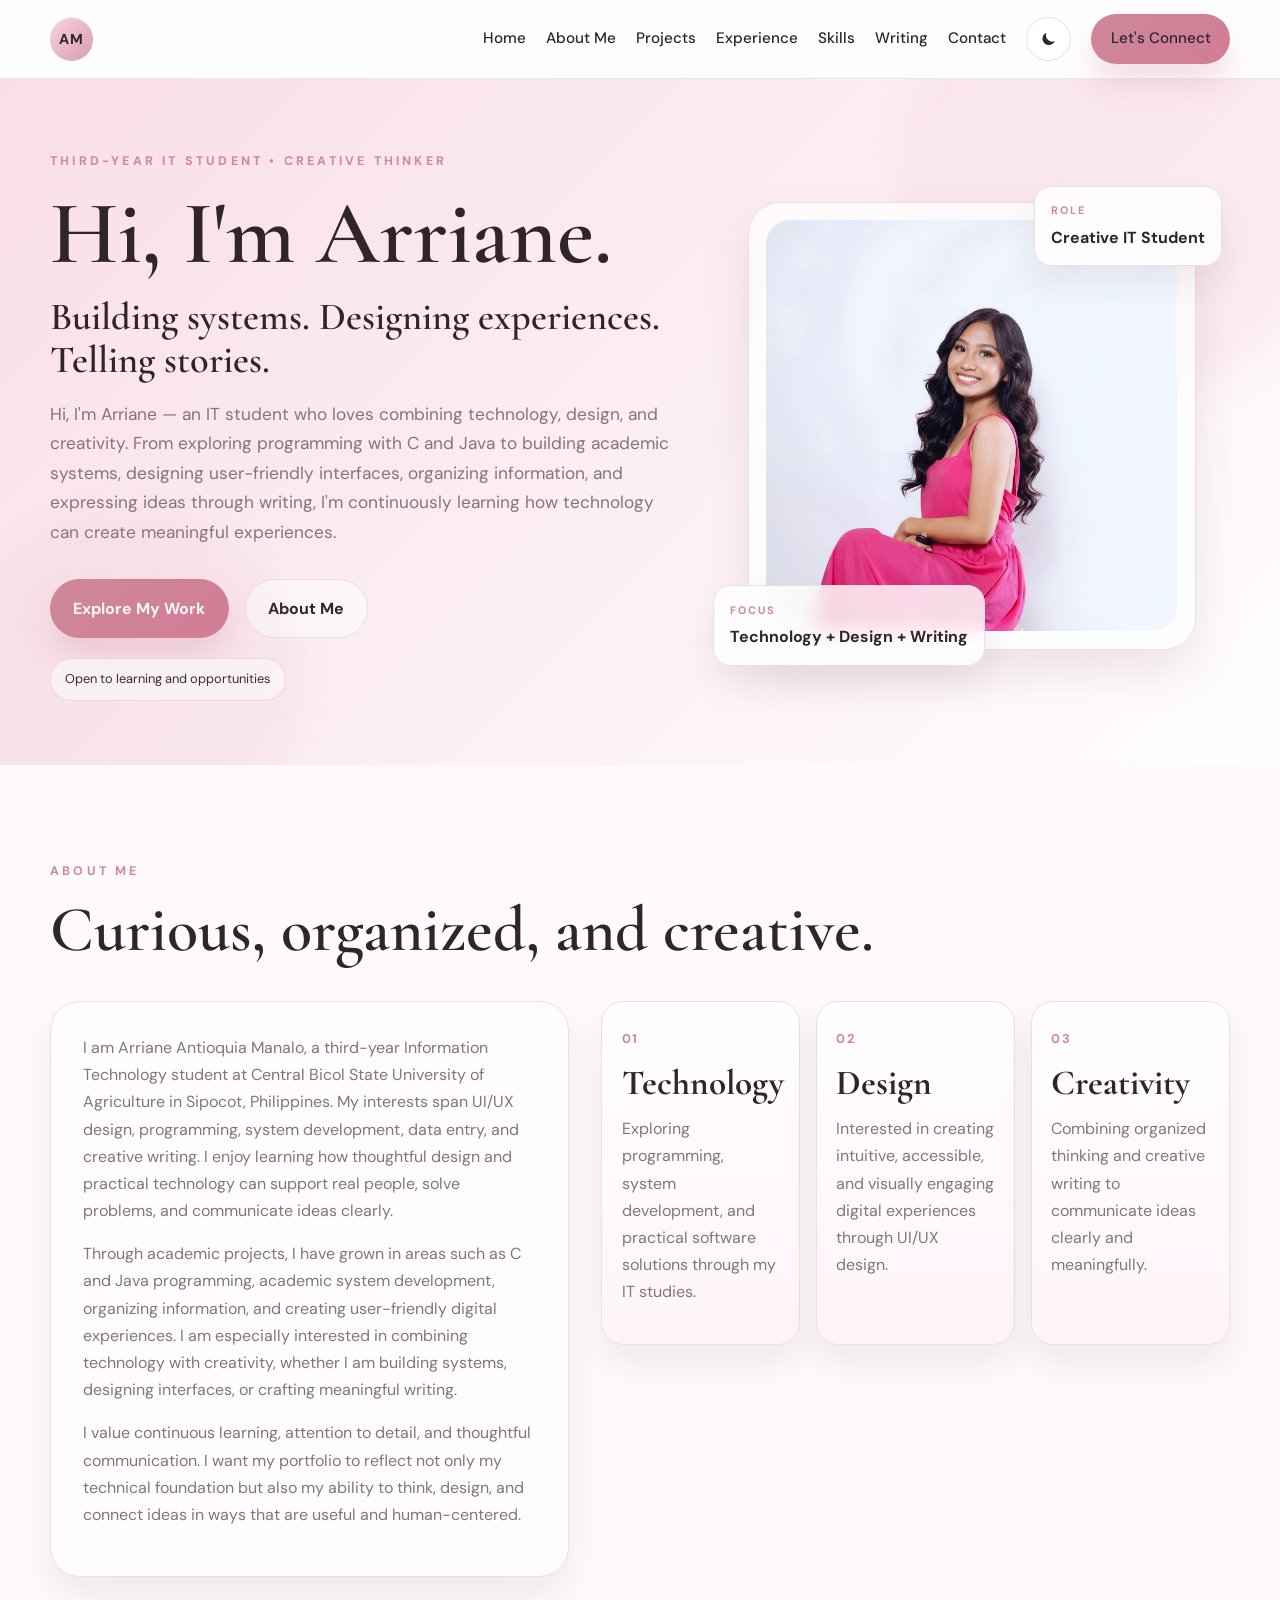
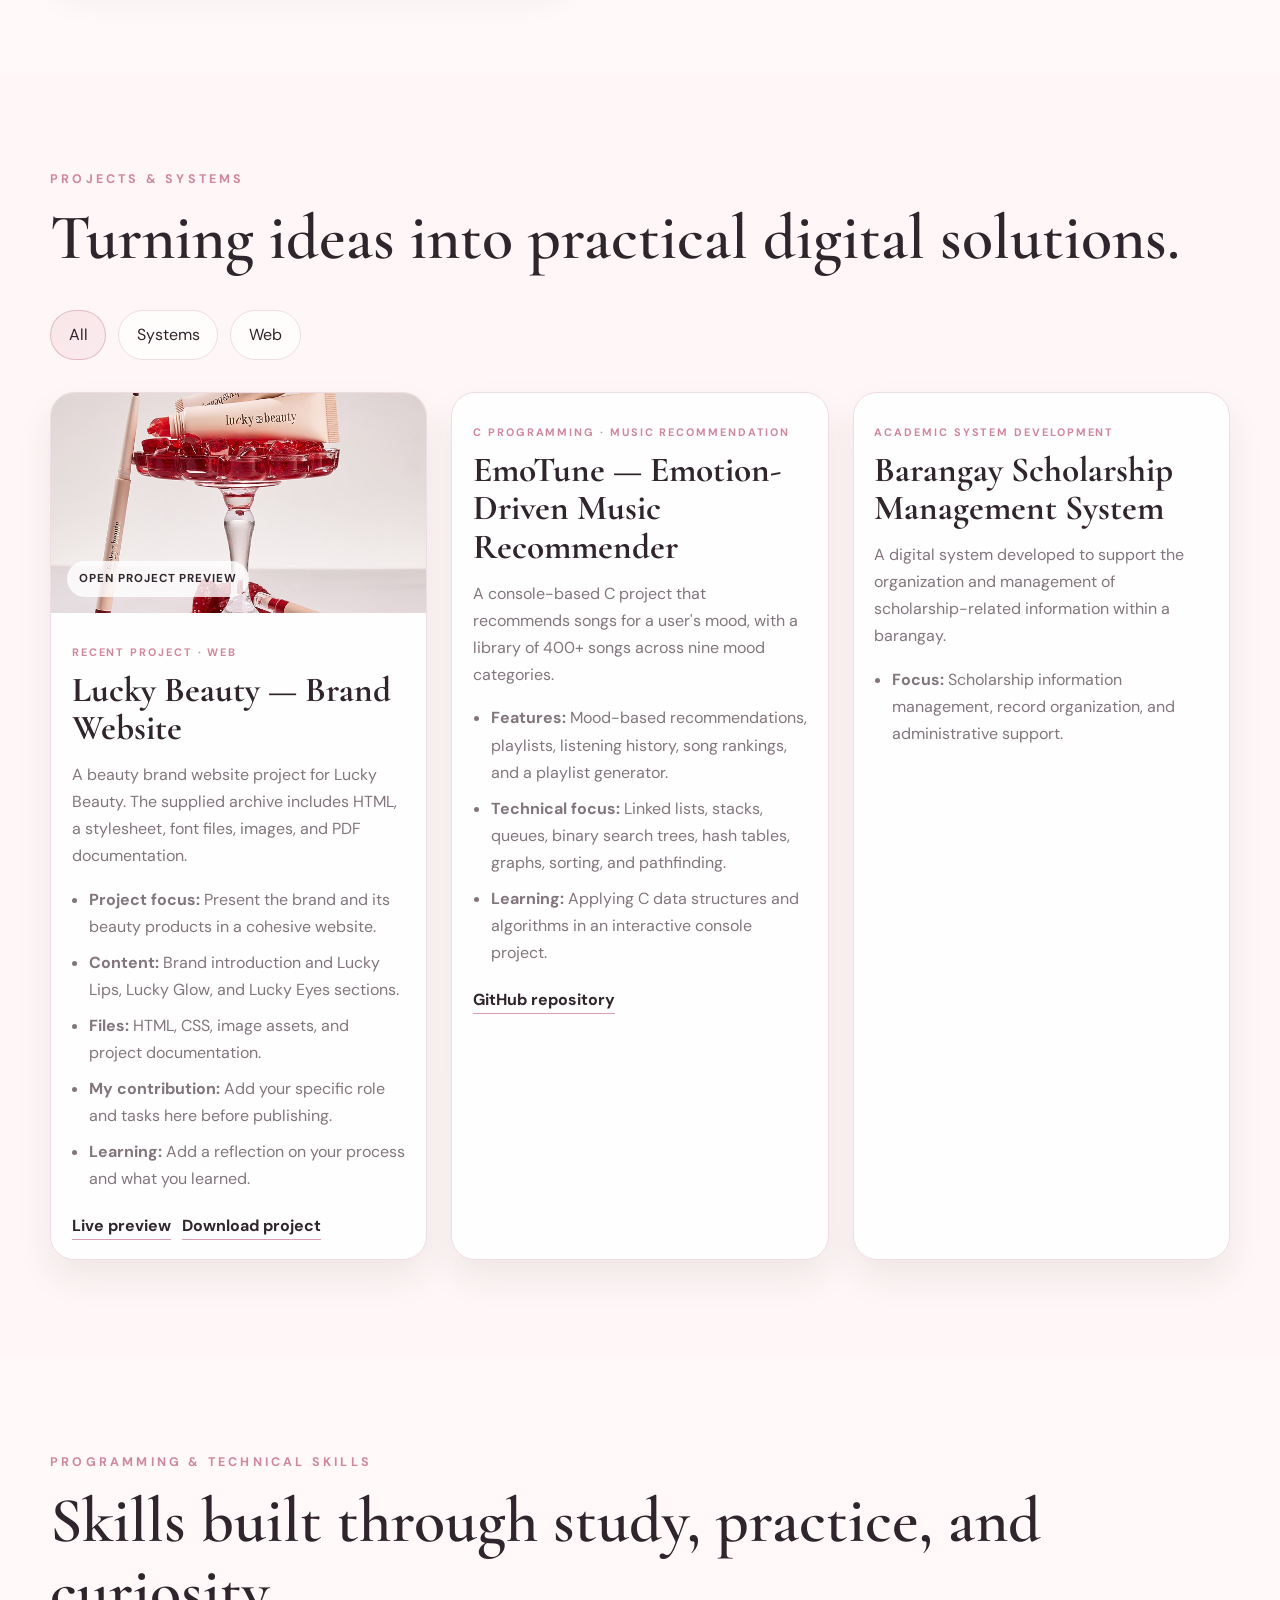
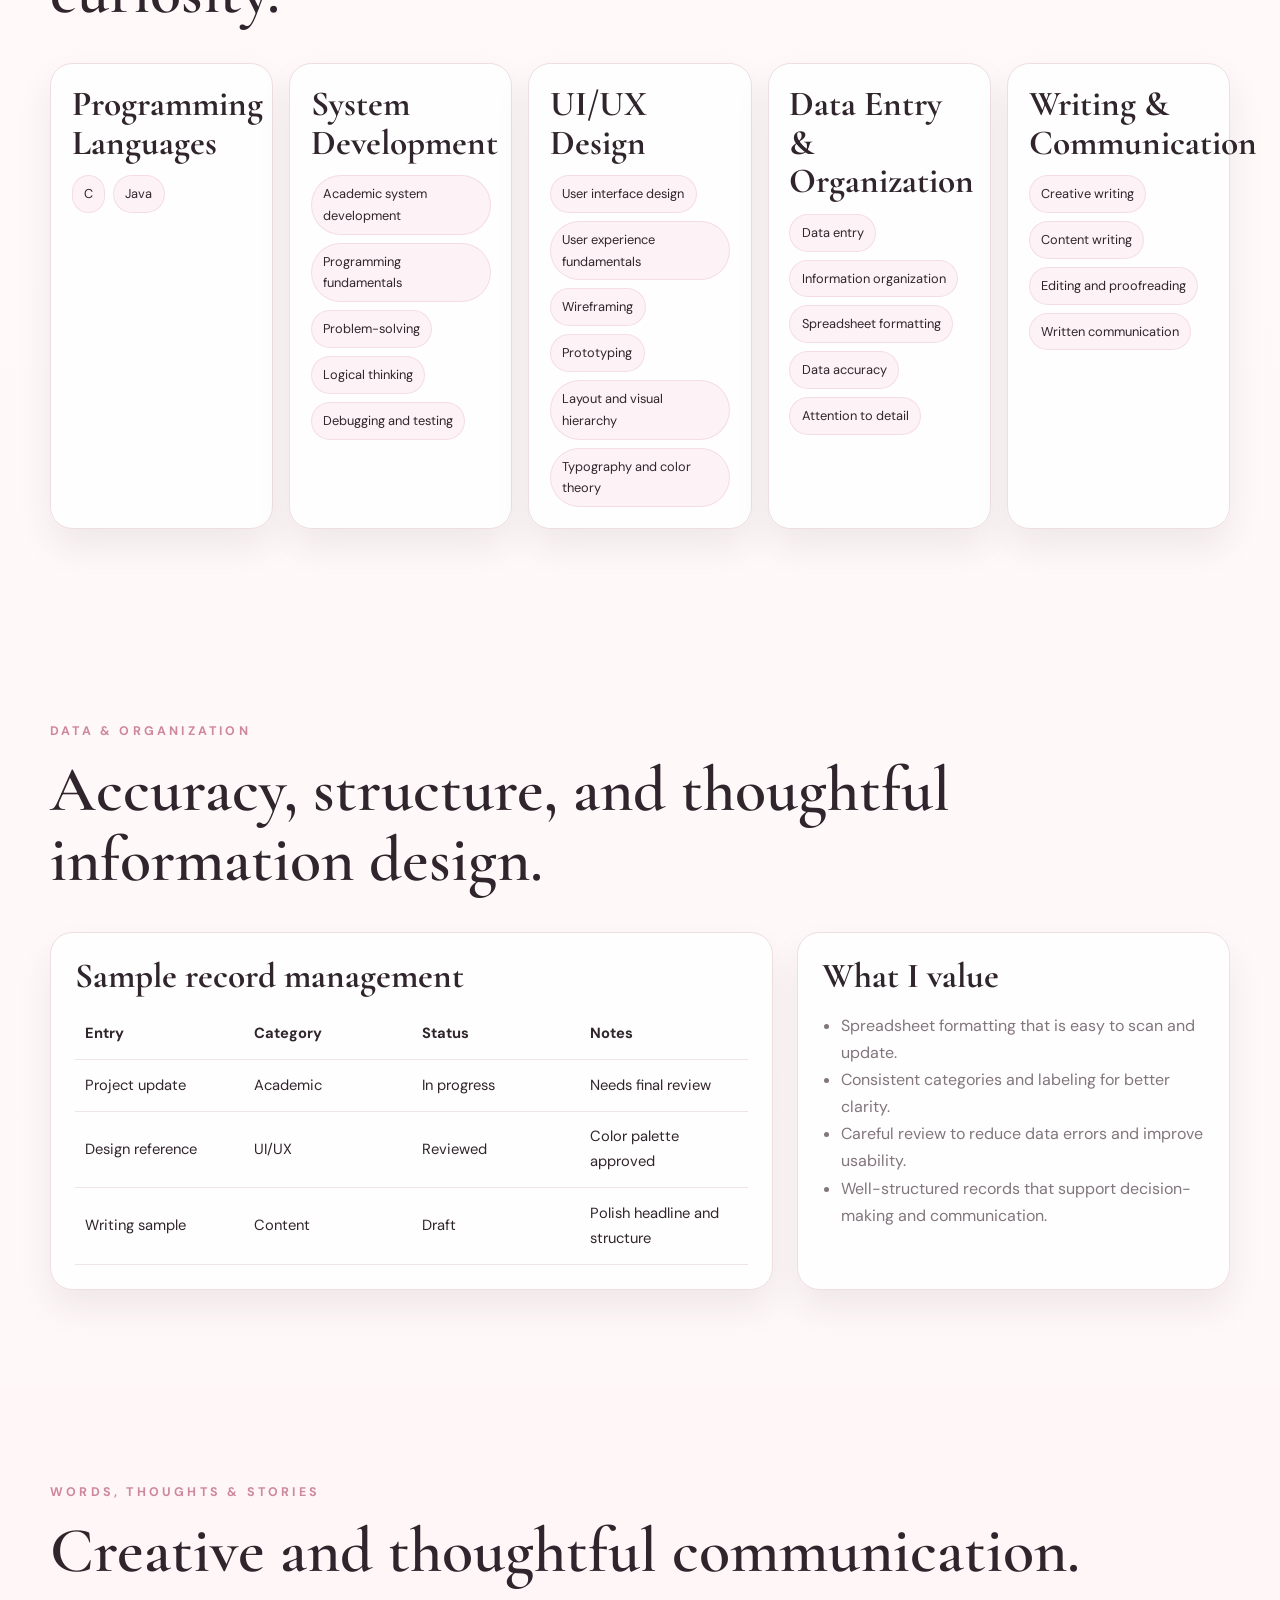
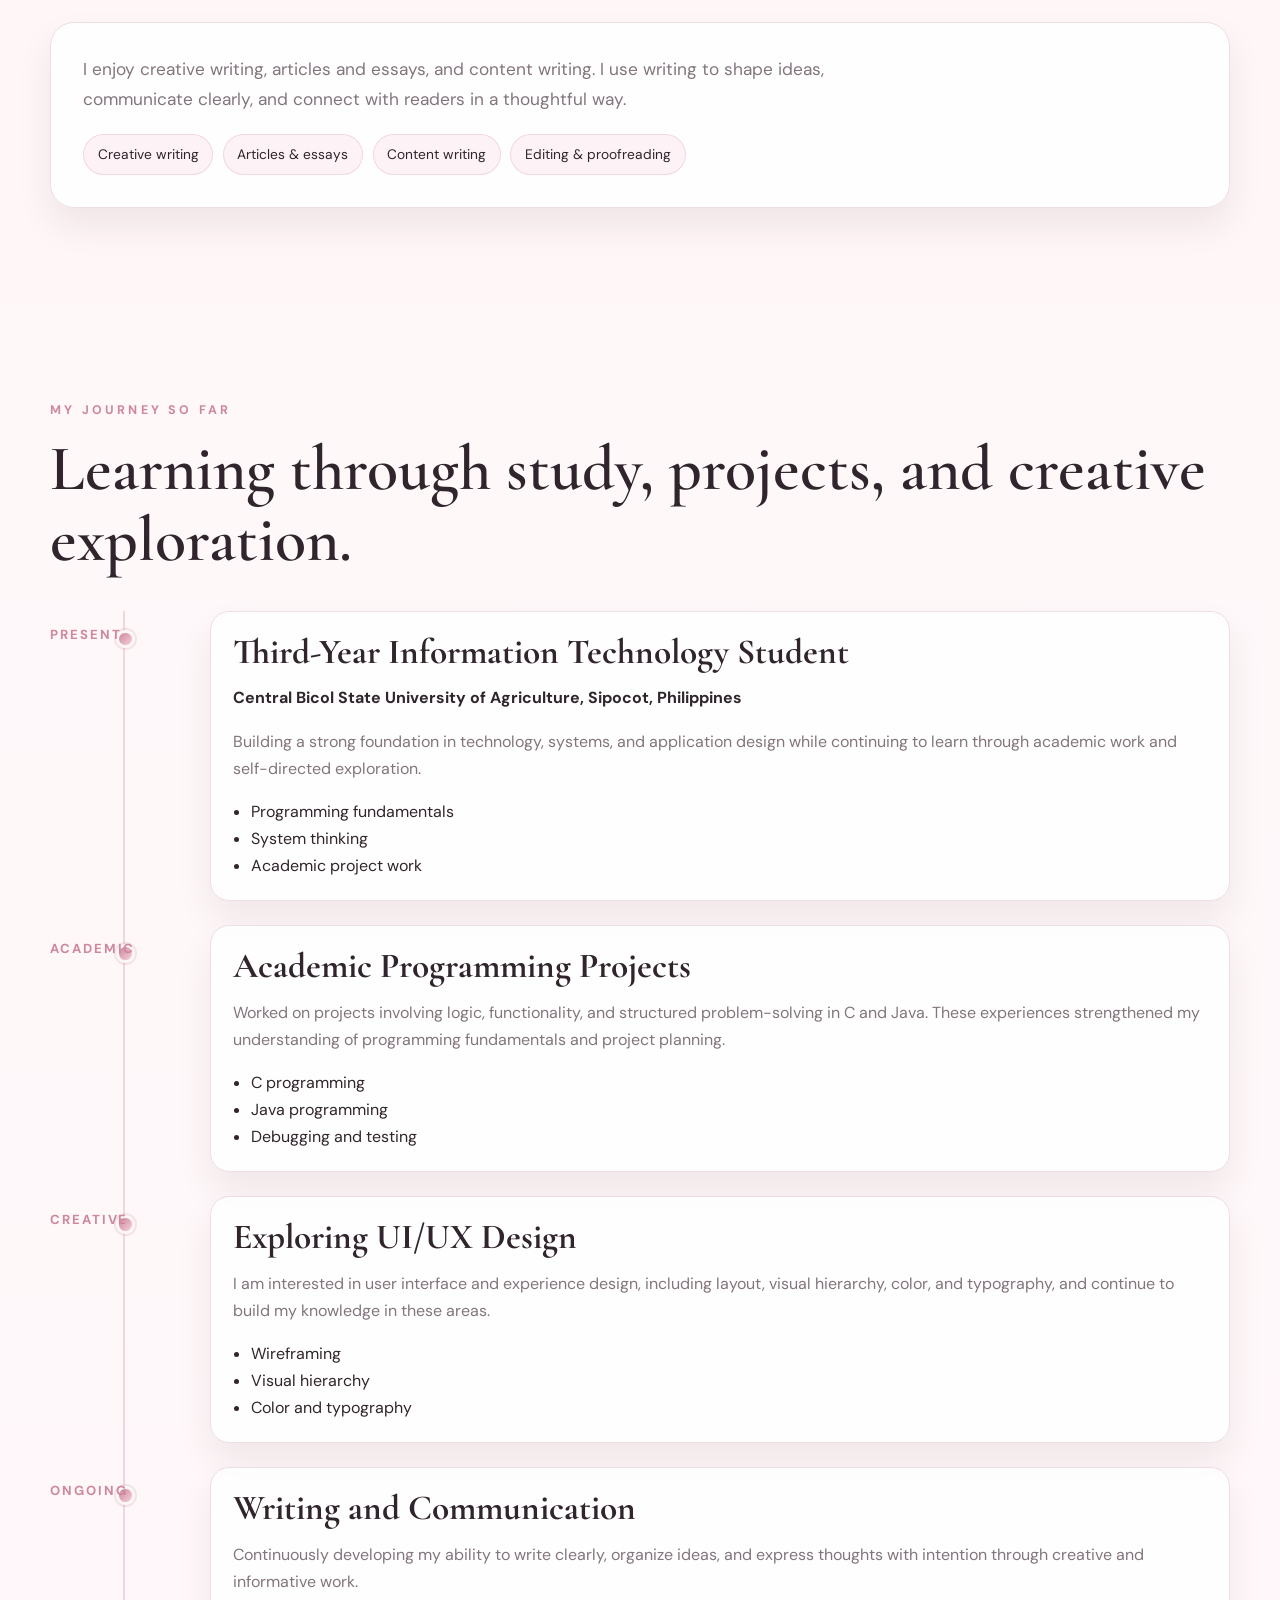
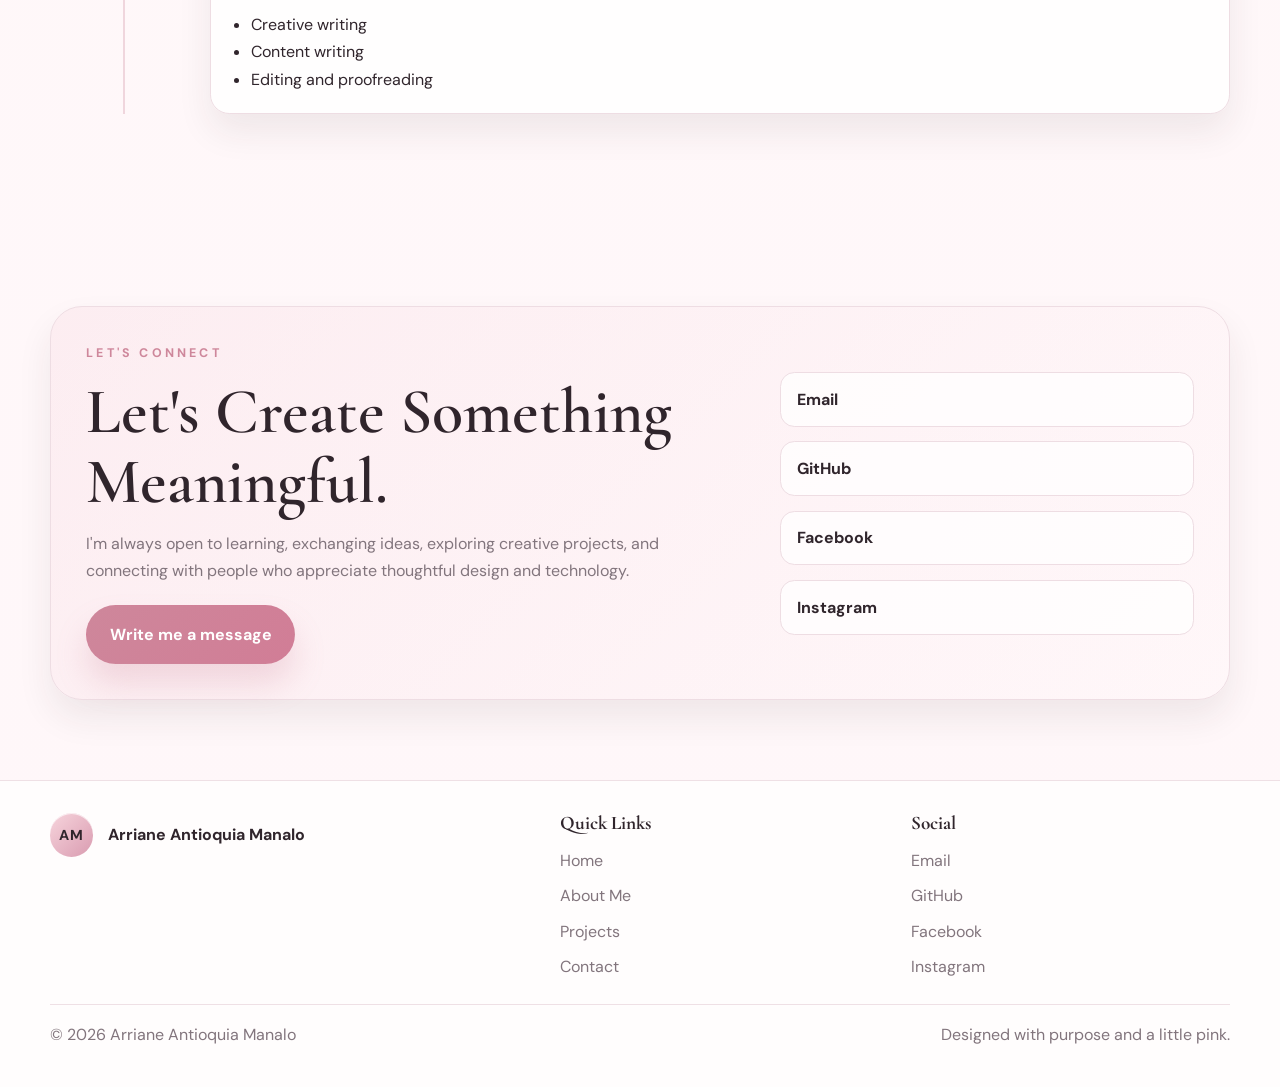
<file: index.html>
<!DOCTYPE html>
<html lang="en">
  <head>
    <meta charset="UTF-8" />
    <meta name="viewport" content="width=device-width, initial-scale=1.0" />
    <title>Arriane Antioquia Manalo</title>
    <meta
      name="description"
      content="Portfolio of Arriane Antioquia Manalo, a third-year Information Technology student at Central Bicol State University of Agriculture, focused on technology, design, writing, and system development."
    />
    <meta name="theme-color" content="#F5D0DA" />
    <meta property="og:title" content="Arriane Antioquia Manalo" />
    <meta
      property="og:description"
      content="Building systems. Designing experiences. Telling stories."
    />
    <meta property="og:type" content="website" />
    <meta property="og:image" content="assets/images/social-preview.svg" />
    <meta name="twitter:card" content="summary_large_image" />
    <meta name="twitter:title" content="Arriane Antioquia Manalo" />
    <meta
      name="twitter:description"
      content="Building systems. Designing experiences. Telling stories."
    />
    <meta name="twitter:image" content="assets/images/social-preview.svg" />
    <link rel="canonical" href="https://ari-yana143.github.io/Portfolio/" />
    <link rel="icon" type="image/svg+xml" href="assets/images/favicon.svg" />
    <link rel="preconnect" href="https://fonts.googleapis.com" />
    <link rel="preconnect" href="https://fonts.gstatic.com" crossorigin />
    <link
      href="https://fonts.googleapis.com/css2?family=Cormorant+Garamond:wght@500;600;700&family=DM+Sans:wght@400;500;700&display=swap"
      rel="stylesheet"
    />
    <link rel="stylesheet" href="style.css" />
  </head>
  <body>
    <header class="site-header">
      <nav class="nav container" aria-label="Main navigation">
        <a href="#home" class="brand" aria-label="Go to home section">
          <span class="brand-mark">AM</span>
        </a>

        <button class="nav-toggle" type="button" aria-expanded="false" aria-controls="navMenu" aria-label="Toggle navigation menu">
          <span></span>
          <span></span>
          <span></span>
        </button>

        <div class="nav-menu" id="navMenu">
          <a href="#home">Home</a>
          <a href="#about">About Me</a>
          <a href="#projects">Projects</a>
          <a href="#experience">Experience</a>
          <a href="#skills">Skills</a>
          <a href="#writing">Writing</a>
          <a href="#contact">Contact</a>
          <button class="theme-toggle" id="themeToggle" type="button" aria-label="Switch to dark mode">
            <svg class="theme-icon theme-icon-moon" viewBox="0 0 24 24" aria-hidden="true">
              <path d="M20.2 15.1A8.6 8.6 0 0 1 8.9 3.8 8.7 8.7 0 1 0 20.2 15.1Z" />
            </svg>
            <svg class="theme-icon theme-icon-sun" viewBox="0 0 24 24" aria-hidden="true">
              <circle cx="12" cy="12" r="4" />
              <path d="M12 2v2m0 16v2M4.93 4.93l1.42 1.42m11.3 11.3 1.42 1.42M2 12h2m16 0h2M4.93 19.07l1.42-1.42m11.3-11.3 1.42-1.42" />
            </svg>
          </button>
          <a href="#contact" class="btn btn-primary btn-small">Let's Connect</a>
        </div>
      </nav>
    </header>

    <main>
      <section id="home" class="hero">
        <div class="container hero-grid reveal">
          <div class="hero-copy">
            <p class="eyebrow">THIRD-YEAR IT STUDENT • CREATIVE THINKER</p>
            <h1>Hi, I'm Arriane.</h1>
            <h2>Building systems. Designing experiences. Telling stories.</h2>
            <p class="intro">
              Hi, I'm Arriane — an IT student who loves combining technology, design, and creativity.
              From exploring programming with C and Java to building academic systems, designing
              user-friendly interfaces, organizing information, and expressing ideas through writing,
              I'm continuously learning how technology can create meaningful experiences.
            </p>
            <div class="cta-group">
              <a href="#projects" class="btn btn-primary">Explore My Work</a>
              <a href="#about" class="btn btn-secondary">About Me</a>
            </div>
            <div class="badge-row">
              <span class="status-badge">Open to learning and opportunities</span>
            </div>
          </div>

          <div class="hero-visual reveal">
            <div class="portrait-frame">
              <img src="assets/images/profile-photo.jpg" alt="Portrait of Arriane Antioquia Manalo" />
            </div>
            <div class="floating-card accent-card">
              <span class="mini-label">Focus</span>
              <strong>Technology + Design + Writing</strong>
            </div>
            <div class="floating-card quick-card">
              <span class="mini-label">Role</span>
              <strong>Creative IT Student</strong>
            </div>
          </div>
        </div>
      </section>

      <section id="about" class="section">
        <div class="container">
          <div class="section-heading reveal">
            <p class="section-kicker">About Me</p>
            <h2>Curious, organized, and creative.</h2>
          </div>

          <div class="about-layout reveal">
            <div class="about-story">
              <p>
                I am Arriane Antioquia Manalo, a third-year Information Technology student at Central
                Bicol State University of Agriculture in Sipocot, Philippines. My interests span
                UI/UX design, programming, system development, data entry, and creative writing. I
                enjoy learning how thoughtful design and practical technology can support real
                people, solve problems, and communicate ideas clearly.
              </p>
              <p>
                Through academic projects, I have grown in areas such as C and Java programming,
                academic system development, organizing information, and creating user-friendly digital
                experiences. I am especially interested in combining technology with creativity,
                whether I am building systems, designing interfaces, or crafting meaningful writing.
              </p>
              <p>
                I value continuous learning, attention to detail, and thoughtful communication. I want
                my portfolio to reflect not only my technical foundation but also my ability to think,
                design, and connect ideas in ways that are useful and human-centered.
              </p>
            </div>

            <div class="highlight-grid">
              <article class="highlight-card reveal">
                <span class="card-number">01</span>
                <h3>Technology</h3>
                <p>
                  Exploring programming, system development, and practical software solutions through
                  my IT studies.
                </p>
              </article>

              <article class="highlight-card reveal">
                <span class="card-number">02</span>
                <h3>Design</h3>
                <p>
                  Interested in creating intuitive, accessible, and visually engaging digital
                  experiences through UI/UX design.
                </p>
              </article>

              <article class="highlight-card reveal">
                <span class="card-number">03</span>
                <h3>Creativity</h3>
                <p>
                  Combining organized thinking and creative writing to communicate ideas clearly and
                  meaningfully.
                </p>
              </article>
            </div>
          </div>
        </div>
      </section>

      <section id="projects" class="section alt">
        <div class="container">
          <div class="section-heading reveal">
            <p class="section-kicker">Projects &amp; Systems</p>
            <h2>Turning ideas into practical digital solutions.</h2>
          </div>

          <div class="filter-bar reveal" aria-label="Project category filter">
            <button class="filter-btn is-active" type="button" data-filter="all">All</button>
            <button class="filter-btn" type="button" data-filter="systems">Systems</button>
            <button class="filter-btn" type="button" data-filter="web">Web</button>
          </div>

          <div class="project-grid reveal">
            <article class="project-card" data-category="web">
              <a
                class="project-image project-image-link"
                href="assets/projects/Lucky-Beauty/index.html"
                target="_blank"
                rel="noreferrer"
                aria-label="Open the Lucky Beauty project website"
              >
                <img
                  src="assets/projects/Lucky-Beauty/images/hero-products.jpg"
                  alt="Product imagery used on the Lucky Beauty website"
                />
                <span class="image-label">Open project preview</span>
              </a>
              <div class="project-body">
                <span class="project-tag">Recent Project · Web</span>
                <h3>Lucky Beauty — Brand Website</h3>
                <p>
                  A beauty brand website project for Lucky Beauty. The supplied archive includes
                  HTML, a stylesheet, font files, images, and PDF documentation.
                </p>
                <ul>
                  <li><strong>Project focus:</strong> Present the brand and its beauty products in a cohesive website.</li>
                  <li><strong>Content:</strong> Brand introduction and Lucky Lips, Lucky Glow, and Lucky Eyes sections.</li>
                  <li><strong>Files:</strong> HTML, CSS, image assets, and project documentation.</li>
                  <li><strong>My contribution:</strong> Add your specific role and tasks here before publishing.</li>
                  <li><strong>Learning:</strong> Add a reflection on your process and what you learned.</li>
                </ul>
                <div class="card-actions">
                  <a href="assets/projects/Lucky-Beauty/index.html" target="_blank" rel="noreferrer">Live preview</a>
                  <a href="assets/projects/Manalo_Manumbale_Activity1_1.zip" download>Download project</a>
                </div>
              </div>
            </article>

            <article class="project-card" data-category="systems">
              <div class="project-body">
                <span class="project-tag">C Programming · Music Recommendation</span>
                <h3>EmoTune — Emotion-Driven Music Recommender</h3>
                <p>
                  A console-based C project that recommends songs for a user's mood, with a library of
                  400+ songs across nine mood categories.
                </p>
                <ul>
                  <li><strong>Features:</strong> Mood-based recommendations, playlists, listening history, song rankings, and a playlist generator.</li>
                  <li><strong>Technical focus:</strong> Linked lists, stacks, queues, binary search trees, hash tables, graphs, sorting, and pathfinding.</li>
                  <li><strong>Learning:</strong> Applying C data structures and algorithms in an interactive console project.</li>
                </ul>
                <div class="card-actions">
                  <a href="https://github.com/ari-yana143/EmoTune-Emotion-Driven-Music-Recommender-Sytem" target="_blank" rel="noreferrer">GitHub repository</a>
                </div>
              </div>
            </article>

            <article class="project-card" data-category="systems">
              <div class="project-body">
                <span class="project-tag">Academic System Development</span>
                <h3>Barangay Scholarship Management System</h3>
                <p>
                  A digital system developed to support the organization and management of
                  scholarship-related information within a barangay.
                </p>
                <ul>
                  <li><strong>Focus:</strong> Scholarship information management, record organization, and administrative support.</li>
                </ul>
              </div>
            </article>
          </div>
        </div>
      </section>

      <section id="skills" class="section">
        <div class="container">
          <div class="section-heading reveal">
            <p class="section-kicker">Programming &amp; Technical Skills</p>
            <h2>Skills built through study, practice, and curiosity.</h2>
          </div>

          <div class="skills-grid reveal">
            <article class="skill-card">
              <h3>Programming Languages</h3>
              <ul class="skill-tags">
                <li>C</li>
                <li>Java</li>
              </ul>
            </article>

            <article class="skill-card">
              <h3>System Development</h3>
              <ul class="skill-tags">
                <li>Academic system development</li>
                <li>Programming fundamentals</li>
                <li>Problem-solving</li>
                <li>Logical thinking</li>
                <li>Debugging and testing</li>
              </ul>
            </article>

            <article class="skill-card">
              <h3>UI/UX Design</h3>
              <ul class="skill-tags">
                <li>User interface design</li>
                <li>User experience fundamentals</li>
                <li>Wireframing</li>
                <li>Prototyping</li>
                <li>Layout and visual hierarchy</li>
                <li>Typography and color theory</li>
              </ul>
            </article>

            <article class="skill-card">
              <h3>Data Entry &amp; Organization</h3>
              <ul class="skill-tags">
                <li>Data entry</li>
                <li>Information organization</li>
                <li>Spreadsheet formatting</li>
                <li>Data accuracy</li>
                <li>Attention to detail</li>
              </ul>
            </article>

            <article class="skill-card">
              <h3>Writing &amp; Communication</h3>
              <ul class="skill-tags">
                <li>Creative writing</li>
                <li>Content writing</li>
                <li>Editing and proofreading</li>
                <li>Written communication</li>
              </ul>
            </article>
          </div>
        </div>
      </section>

      <section id="data" class="section">
        <div class="container">
          <div class="section-heading reveal">
            <p class="section-kicker">Data &amp; Organization</p>
            <h2>Accuracy, structure, and thoughtful information design.</h2>
          </div>

          <div class="data-layout reveal">
            <div class="data-card">
              <h3>Sample record management</h3>
              <table>
                <thead>
                  <tr>
                    <th>Entry</th>
                    <th>Category</th>
                    <th>Status</th>
                    <th>Notes</th>
                  </tr>
                </thead>
                <tbody>
                  <tr>
                    <td>Project update</td>
                    <td>Academic</td>
                    <td>In progress</td>
                    <td>Needs final review</td>
                  </tr>
                  <tr>
                    <td>Design reference</td>
                    <td>UI/UX</td>
                    <td>Reviewed</td>
                    <td>Color palette approved</td>
                  </tr>
                  <tr>
                    <td>Writing sample</td>
                    <td>Content</td>
                    <td>Draft</td>
                    <td>Polish headline and structure</td>
                  </tr>
                </tbody>
              </table>
            </div>

            <div class="data-card data-points">
              <h3>What I value</h3>
              <ul>
                <li>Spreadsheet formatting that is easy to scan and update.</li>
                <li>Consistent categories and labeling for better clarity.</li>
                <li>Careful review to reduce data errors and improve usability.</li>
                <li>Well-structured records that support decision-making and communication.</li>
              </ul>
            </div>
          </div>
        </div>
      </section>

      <section id="writing" class="section alt">
        <div class="container">
          <div class="section-heading reveal">
            <p class="section-kicker">Words, Thoughts &amp; Stories</p>
            <h2>Creative and thoughtful communication.</h2>
          </div>

          <div class="writing-summary reveal">
            <p>
              I enjoy creative writing, articles and essays, and content writing. I use writing to
              shape ideas, communicate clearly, and connect with readers in a thoughtful way.
            </p>
            <ul class="writing-tags" aria-label="Writing interests">
              <li>Creative writing</li>
              <li>Articles &amp; essays</li>
              <li>Content writing</li>
              <li>Editing &amp; proofreading</li>
            </ul>
          </div>
        </div>
      </section>

      <section id="experience" class="section">
        <div class="container">
          <div class="section-heading reveal">
            <p class="section-kicker">My Journey So Far</p>
            <h2>Learning through study, projects, and creative exploration.</h2>
          </div>

          <div class="timeline reveal">
            <article class="timeline-item">
              <div class="timeline-date">Present</div>
              <div class="timeline-content">
                <h3>Third-Year Information Technology Student</h3>
                <p class="timeline-org">Central Bicol State University of Agriculture, Sipocot, Philippines</p>
                <p>
                  Building a strong foundation in technology, systems, and application design while continuing to learn through academic work and self-directed exploration.
                </p>
                <ul>
                  <li>Programming fundamentals</li>
                  <li>System thinking</li>
                  <li>Academic project work</li>
                </ul>
              </div>
            </article>

            <article class="timeline-item">
              <div class="timeline-date">Academic</div>
              <div class="timeline-content">
                <h3>Academic Programming Projects</h3>
                <p>
                  Worked on projects involving logic, functionality, and structured problem-solving in C and Java. These experiences strengthened my understanding of programming fundamentals and project planning.
                </p>
                <ul>
                  <li>C programming</li>
                  <li>Java programming</li>
                  <li>Debugging and testing</li>
                </ul>
              </div>
            </article>

            <article class="timeline-item">
              <div class="timeline-date">Creative</div>
              <div class="timeline-content">
                <h3>Exploring UI/UX Design</h3>
                <p>
                  I am interested in user interface and experience design, including layout, visual hierarchy, color, and typography, and continue to build my knowledge in these areas.
                </p>
                <ul>
                  <li>Wireframing</li>
                  <li>Visual hierarchy</li>
                  <li>Color and typography</li>
                </ul>
              </div>
            </article>

            <article class="timeline-item">
              <div class="timeline-date">Ongoing</div>
              <div class="timeline-content">
                <h3>Writing and Communication</h3>
                <p>
                  Continuously developing my ability to write clearly, organize ideas, and express thoughts with intention through creative and informative work.
                </p>
                <ul>
                  <li>Creative writing</li>
                  <li>Content writing</li>
                  <li>Editing and proofreading</li>
                </ul>
              </div>
            </article>
          </div>
        </div>
      </section>

      <section id="contact" class="section contact-section">
        <div class="container contact-shell reveal">
          <div class="contact-copy">
            <p class="section-kicker">Let's Connect</p>
            <h2>Let's Create Something Meaningful.</h2>
            <p>
              I'm always open to learning, exchanging ideas, exploring creative projects, and connecting with people who appreciate thoughtful design and technology.
            </p>
            <div class="contact-actions">
              <a
                href="https://mail.google.com/mail/?view=cm&amp;fs=1&amp;to=arrianemanalo07%40gmail.com&amp;su=Hello%2C%20Arriane%21&amp;body=Hi%20Arriane%2C%0A%0AI%20found%20your%20portfolio%20and%20would%20like%20to%20connect%20about%20%5Byour%20opportunity%20or%20question%5D.%0A%0ABest%2C%0A%5BYour%20name%5D"
                class="btn btn-primary"
                target="_blank"
                rel="noreferrer"
              >Write me a message</a>
            </div>
          </div>

          <div class="contact-links" aria-label="Social links and contact links">
            <a href="mailto:arrianemanalo07@gmail.com?subject=Hello%2C%20Arriane%21&amp;body=Hi%20Arriane%2C%0A%0AI%20found%20your%20portfolio%20and%20would%20like%20to%20connect%20about%20%5Byour%20opportunity%20or%20question%5D.%0A%0ABest%2C%0A%5BYour%20name%5D">Email</a>
            <a href="https://github.com/ari-yana143" target="_blank" rel="noreferrer">GitHub</a>
            <a href="https://web.facebook.com/aaarriane" target="_blank" rel="noreferrer">Facebook</a>
            <a href="https://www.instagram.com/aaarriane/" target="_blank" rel="noreferrer">Instagram</a>
          </div>
        </div>
      </section>
    </main>

    <footer class="site-footer">
      <div class="container footer-grid">
        <div class="footer-brand">
          <div class="brand-mark footer-mark">AM</div>
          <p>Arriane Antioquia Manalo</p>
        </div>

        <div class="footer-links">
          <h4>Quick Links</h4>
          <ul>
            <li><a href="#home">Home</a></li>
            <li><a href="#about">About Me</a></li>
            <li><a href="#projects">Projects</a></li>
            <li><a href="#contact">Contact</a></li>
          </ul>
        </div>

        <div class="footer-links">
          <h4>Social</h4>
          <ul>
            <li><a href="mailto:arrianemanalo07@gmail.com?subject=Hello%2C%20Arriane%21&amp;body=Hi%20Arriane%2C%0A%0AI%20found%20your%20portfolio%20and%20would%20like%20to%20connect%20about%20%5Byour%20opportunity%20or%20question%5D.%0A%0ABest%2C%0A%5BYour%20name%5D">Email</a></li>
            <li><a href="https://github.com/ari-yana143" target="_blank" rel="noreferrer">GitHub</a></li>
            <li><a href="https://web.facebook.com/aaarriane" target="_blank" rel="noreferrer">Facebook</a></li>
            <li><a href="https://www.instagram.com/aaarriane/" target="_blank" rel="noreferrer">Instagram</a></li>
          </ul>
        </div>
      </div>

      <div class="footer-bottom">
        <p>© <span id="year"></span> Arriane Antioquia Manalo</p>
        <p>Designed with purpose and a little pink.</p>
      </div>
    </footer>

    <script src="script.js"></script>
  </body>
</html>
</file>
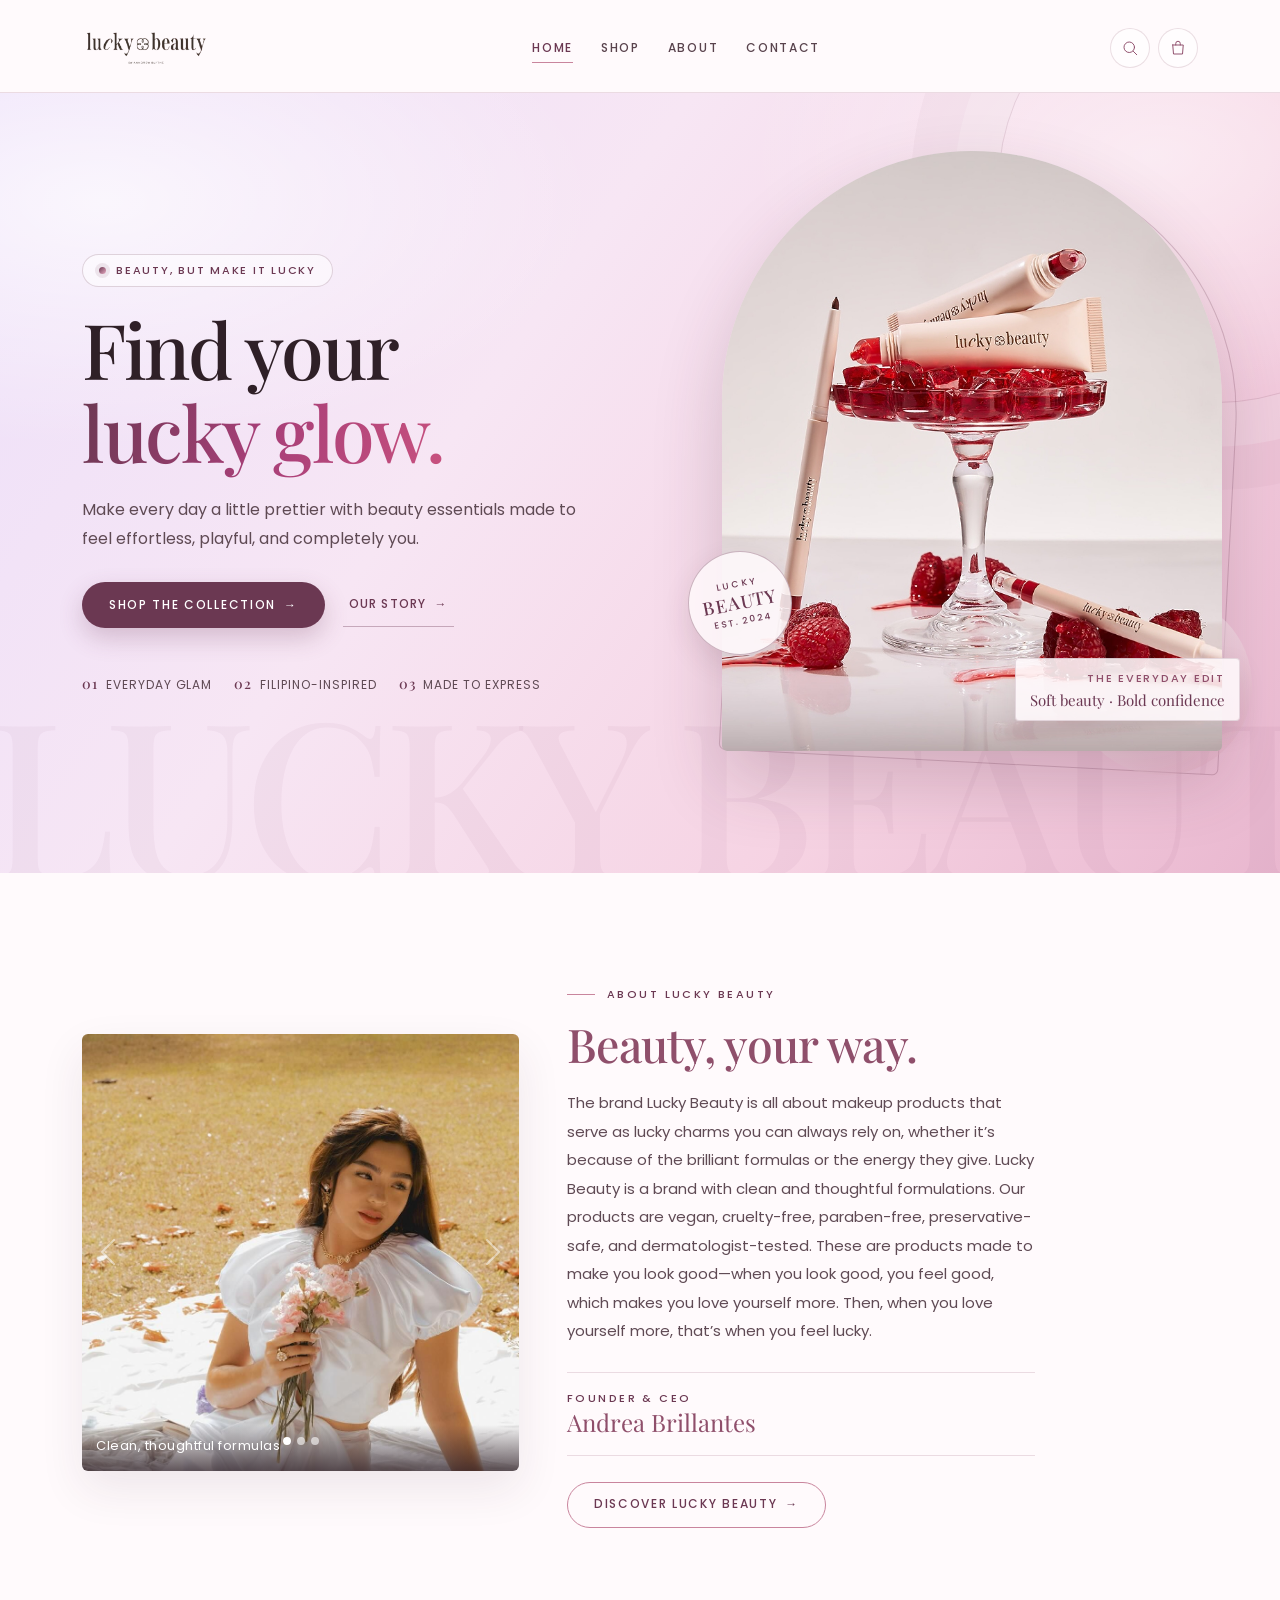
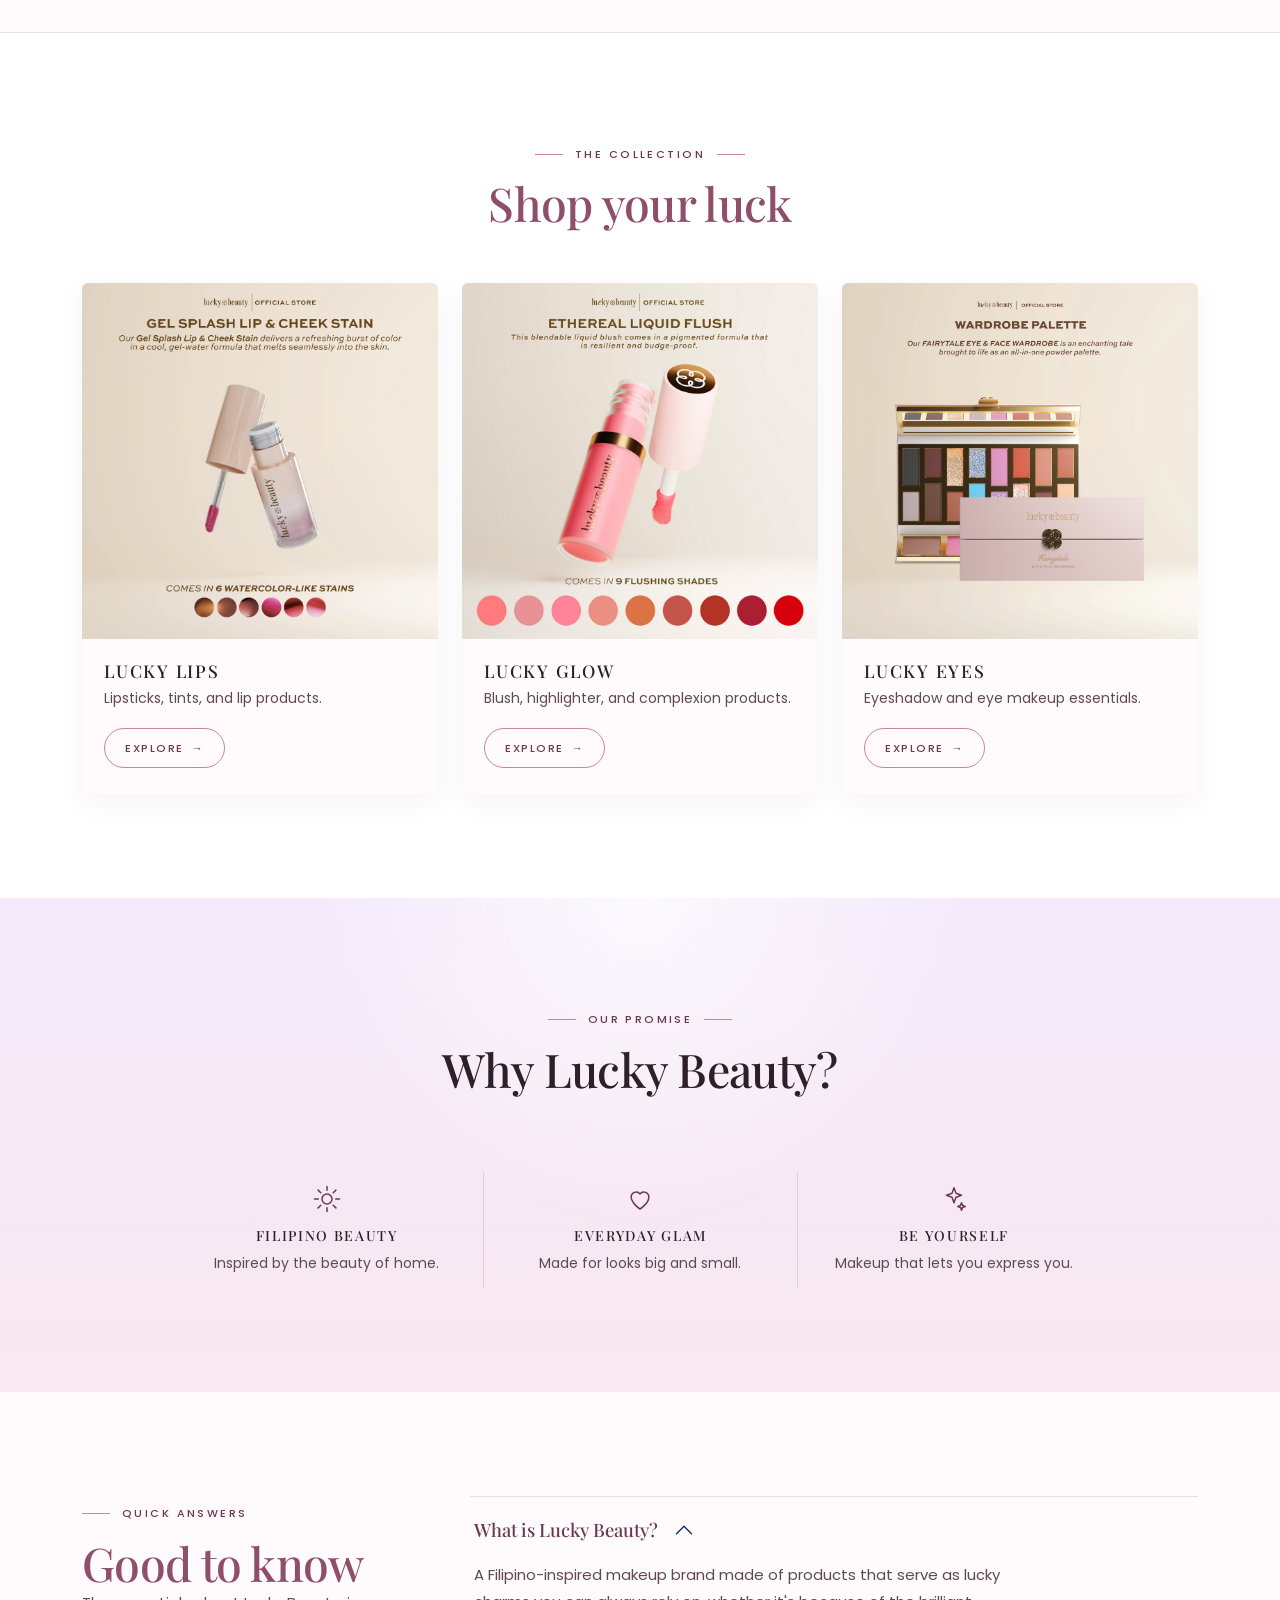
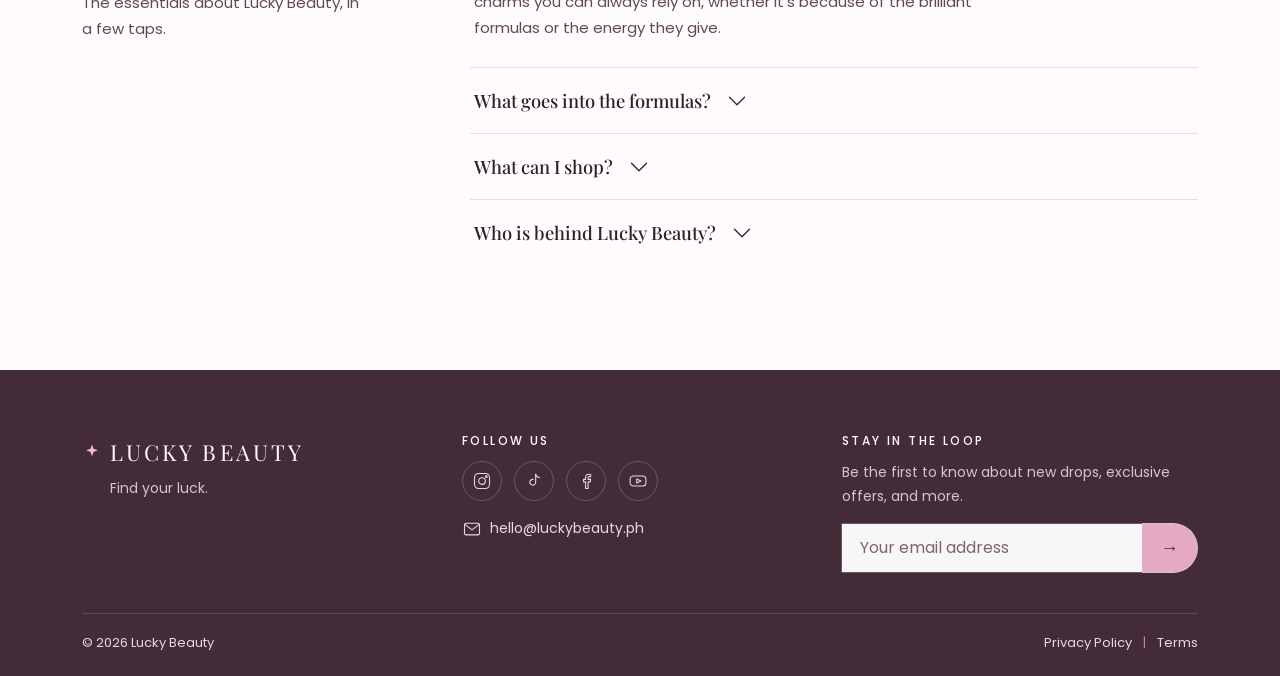
<file: assets/projects/Lucky-Beauty/index.html>
<!DOCTYPE html>
<html lang="en">
<head>
  <meta charset="UTF-8">
  <meta name="viewport" content="width=device-width, initial-scale=1">
  <meta name="theme-color" content="#f4eafb">
  <title>Lucky Beauty — Find your lucky glow.</title>
  <meta name="description" content="Lucky Beauty — Filipino-inspired makeup made for every version of you.">
  <link rel="icon" href="images/favicon.svg" type="image/svg+xml">

  <link rel="preload" href="fonts/playfair-display-latin-500-normal.woff2" as="font" type="font/woff2" crossorigin>
  <link rel="preload" href="fonts/poppins-latin-400-normal.woff2" as="font" type="font/woff2" crossorigin>

  
  <link rel="stylesheet" href="https://cdn.jsdelivr.net/npm/bootstrap@5.3.8/dist/css/bootstrap.min.css">

  <link rel="stylesheet" href="css/style.css">
</head>
<body>

  <a class="skip-link" href="#main">Skip to main content</a>

  <!-- HEADER + NAVBAR -->
  <nav class="navbar navbar-expand-lg site-header sticky-top">
    <div class="container header-inner">

      <a class="navbar-brand brand" href="index.html">
        <img class="brand-logo" src="images/logo.png" alt="Lucky Beauty" width="462" height="144">
      </a>

      <button class="navbar-toggler" type="button" data-bs-toggle="collapse" data-bs-target="#mainNav"
        aria-controls="mainNav" aria-expanded="false" aria-label="Toggle navigation">
        <span class="navbar-toggler-icon"></span>
      </button>

      <div class="collapse navbar-collapse" id="mainNav">
        <ul class="navbar-nav mx-lg-auto nav-list">
          <li class="nav-item"><a class="nav-link nav-link-item is-active" href="index.html" aria-current="page">Home</a></li>
          <li class="nav-item"><a class="nav-link nav-link-item" href="#shop">Shop</a></li>
          <li class="nav-item"><a class="nav-link nav-link-item" href="#about">About</a></li>
          <li class="nav-item"><a class="nav-link nav-link-item" href="#contact">Contact</a></li>
        </ul>

        <ul class="header-tools list-unstyled d-flex gap-2 mb-0 mt-3 mt-lg-0 justify-content-center" aria-label="Shortcuts">
          <li><a href="#shop" aria-label="Search products">
            <svg viewBox="0 0 24 24" class="tool-icon" aria-hidden="true"><circle cx="11" cy="11" r="7"/><line x1="16.5" y1="16.5" x2="21" y2="21"/></svg>
          </a></li>
          <li><a href="#shop" aria-label="View shopping bag">
            <svg viewBox="0 0 24 24" class="tool-icon" aria-hidden="true"><path d="M5 8h14l-1 12H6L5 8z"/><path d="M9 8V6a3 3 0 0 1 6 0v2"/></svg>
          </a></li>
        </ul>
      </div>

    </div>
  </nav>

  <main id="main">

    <!-- HERO -->
    <section class="hero" id="hero" aria-labelledby="hero-title">
      <div class="container">
        <div class="row align-items-center g-5">

          <div class="col-lg-6 hero-copy">
            <p class="hero-badge"><span class="badge-dot" aria-hidden="true"></span> Beauty, but make it lucky</p>

            <h1 class="hero-title" id="hero-title">Find your<br><span class="gradient-text">lucky glow.</span></h1>

            <p class="hero-text">Make every day a little prettier with beauty essentials made to feel effortless, playful, and completely you.</p>

            <div class="hero-actions">
              <a class="btn-solid" href="#shop">Shop the collection <span aria-hidden="true">&rarr;</span></a>
              <a class="hero-text-link" href="#about">Our story <span aria-hidden="true">&rarr;</span></a>
            </div>

            <ul class="hero-points" aria-label="Lucky Beauty highlights">
              <li><strong>01</strong> Everyday glam</li>
              <li><strong>02</strong> Filipino-inspired</li>
              <li><strong>03</strong> Made to express</li>
            </ul>
          </div>

          <div class="col-lg-6 hero-media">
            <figure class="hero-figure">
              <img class="hero-img" src="images/hero-products.jpg" alt="Lucky Beauty gold-accented lip, cheek and eye products arranged in a flatlay." width="843" height="562" fetchpriority="high">
              <div class="hero-stamp" aria-hidden="true">
                <span>LUCKY</span><strong>BEAUTY</strong><small>EST. 2024</small>
              </div>
              <figcaption class="hero-caption">
                <span>The everyday edit</span>
                <strong>Soft beauty · Bold confidence</strong>
              </figcaption>
            </figure>
          </div>

        </div>
      </div>
    </section>

    <!-- ABOUT  -->
    <section class="about" id="about" aria-labelledby="about-title">
      <div class="container">
        <div class="row align-items-center g-5">

          <div class="col-lg-5 about-media">
            <div id="aboutCarousel" class="carousel slide about-carousel" data-bs-ride="carousel">
              <div class="carousel-indicators">
                <button type="button" data-bs-target="#aboutCarousel" data-bs-slide-to="0" class="active" aria-current="true" aria-label="Slide 1"></button>
                <button type="button" data-bs-target="#aboutCarousel" data-bs-slide-to="1" aria-label="Slide 2"></button>
                <button type="button" data-bs-target="#aboutCarousel" data-bs-slide-to="2" aria-label="Slide 3"></button>
              </div>
              <div class="carousel-inner">
                <div class="carousel-item active">
                  <img src="images/car-2.jpg" class="d-block w-100" alt="Model applying concealer with a doe-foot applicator." loading="lazy">
                  <div class="carousel-caption d-none d-sm-block">
                    <p class="mb-0">Clean, thoughtful formulas</p>
                  </div>
                </div>
                <div class="carousel-item">
                  <img src="images/about-portrait.jpg" class="d-block w-100" alt="Model holding a Lucky Beauty jar close to her face, framed by flowers in her hair." loading="lazy">
                  <div class="carousel-caption d-none d-sm-block">
                    <p class="mb-0">A glow that feels like you</p>
                  </div>
                </div>
                <div class="carousel-item">
                  <img src="images/car-3.jpg" class="d-block w-100" alt="Lucky Beauty product flatlay with compact powders, lip oils, mascara and highlighter." loading="lazy">
                  <div class="carousel-caption d-none d-sm-block">
                    <p class="mb-0">Made to make you feel lucky</p>
                  </div>
                </div>
              </div>
              <button class="carousel-control-prev" type="button" data-bs-target="#aboutCarousel" data-bs-slide="prev">
                <span class="carousel-control-prev-icon" aria-hidden="true"></span>
                <span class="visually-hidden">Previous</span>
              </button>
              <button class="carousel-control-next" type="button" data-bs-target="#aboutCarousel" data-bs-slide="next">
                <span class="carousel-control-next-icon" aria-hidden="true"></span>
                <span class="visually-hidden">Next</span>
              </button>
            </div>
          </div>

          <div class="col-lg-7 about-copy">
            <p class="eyebrow">About Lucky Beauty</p>
            <h2 class="section-title" id="about-title">Beauty, your way.</h2>
            <p class="about-text">
              The brand Lucky Beauty is all about makeup products that serve as lucky charms you can always rely on,
whether it’s because of the brilliant formulas or the energy they give. Lucky Beauty is a brand with clean and thoughtful formulations.
Our products are vegan, cruelty-free, paraben-free, preservative-safe, and dermatologist-tested.
These are products made to make you look good—when you look good, you feel good, which makes you love yourself more.
Then, when you love yourself more, that’s when you feel lucky.
            </p>

            <div class="founder">
              <p class="founder-role">Founder &amp; CEO</p>
              <p class="founder-name">Andrea Brillantes</p>
            </div>

            <a class="btn-outline" href="#shop">Discover Lucky Beauty <span aria-hidden="true">&rarr;</span></a>
          </div>

        </div>
      </div>
    </section>

    <!-- SHOP / PRODUCT CATEGORIES -->
    <section class="shop" id="shop" aria-labelledby="shop-title">
      <div class="container">

        <div class="section-head">
          <p class="eyebrow">The collection</p>
          <h2 class="section-title" id="shop-title">Shop your luck</h2>
        </div>

        <div class="row row-cols-1 row-cols-sm-2 row-cols-md-3 g-4">

          <div class="col">
            <div class="card product-card h-100 border-0">
              <img src="images/lucky-lips.jpg" class="card-img-top" alt="Lucky Beauty Gel Splash Lip &amp; Cheek Stain." loading="lazy" decoding="async">
              <div class="card-body product-body">
                <h3 class="card-title product-name">Lucky Lips</h3>
                <p class="card-text product-text">Lipsticks, tints, and lip products.</p>
                <a class="btn-outline btn-small" href="#contact">Explore <span aria-hidden="true">&rarr;</span></a>
              </div>
            </div>
          </div>

          <div class="col">
            <div class="card product-card h-100 border-0">
              <img src="images/lucky-glow.jpg" class="card-img-top" alt="Lucky Beauty Ethereal Liquid Flush blush." loading="lazy" decoding="async">
              <div class="card-body product-body">
                <h3 class="card-title product-name">Lucky Glow</h3>
                <p class="card-text product-text">Blush, highlighter, and complexion products.</p>
                <a class="btn-outline btn-small" href="#contact">Explore <span aria-hidden="true">&rarr;</span></a>
              </div>
            </div>
          </div>

          <div class="col">
            <div class="card product-card h-100 border-0">
              <img src="images/lucky-eyes.jpg" class="card-img-top" alt="Lucky Beauty Eyeliner Duet." loading="lazy" decoding="async">
              <div class="card-body product-body">
                <h3 class="card-title product-name">Lucky Eyes</h3>
                <p class="card-text product-text">Eyeshadow and eye makeup essentials.</p>
                <a class="btn-outline btn-small" href="#contact">Explore <span aria-hidden="true">&rarr;</span></a>
              </div>
            </div>
          </div>

        </div>
      </div>
    </section>

    <!-- WHY LUCKY BEAUTY -->
    <section class="why" id="why" aria-labelledby="why-title">
      <div class="container">

        <div class="section-head">
          <p class="eyebrow">Our promise</p>
          <h2 class="section-title" id="why-title">Why Lucky Beauty?</h2>
        </div>

        <div class="row row-cols-1 row-cols-md-3 g-4 why-list">

          <div class="col why-item">
            <svg class="why-icon" viewBox="0 0 24 24" aria-hidden="true">
              <circle cx="12" cy="12" r="4"/>
              <path d="M12 2v3M12 19v3M2 12h3M19 12h3M4.9 4.9l2.1 2.1M17 17l2.1 2.1M19.1 4.9L17 7M7 17l-2.1 2.1"/>
            </svg>
            <h3 class="why-name">Filipino beauty</h3>
            <p class="why-text">Inspired by the beauty of home.</p>
          </div>

          <div class="col why-item">
            <svg class="why-icon" viewBox="0 0 24 24" aria-hidden="true">
              <path d="M12 20s-7-4.6-7-9.3A3.9 3.9 0 0 1 12 8a3.9 3.9 0 0 1 7 2.7C19 15.4 12 20 12 20z"/>
            </svg>
            <h3 class="why-name">Everyday glam</h3>
            <p class="why-text">Made for looks big and small.</p>
          </div>

          <div class="col why-item">
            <svg class="why-icon" viewBox="0 0 24 24" aria-hidden="true">
              <path d="M12 3l1.6 4.4L18 9l-4.4 1.6L12 15l-1.6-4.4L6 9l4.4-1.6z"/>
              <path d="M18 15l.8 2.2 2.2.8-2.2.8-.8 2.2-.8-2.2-2.2-.8 2.2-.8z"/>
            </svg>
            <h3 class="why-name">Be yourself</h3>
            <p class="why-text">Makeup that lets you express you.</p>
          </div>

        </div>
      </div>
    </section>

  </main>

  <!-- GOOD TO KNOW  -->
  <section class="faq" id="faq" aria-labelledby="faq-title">
    <div class="container">
      <div class="row g-5">

        <div class="col-lg-4">
          <p class="eyebrow">Quick answers</p>
          <h2 class="section-title" id="faq-title">Good to know</h2>
          <p class="faq-lead">The essentials about Lucky Beauty, in a few taps.</p>
        </div>

        <div class="col-lg-8">
          <div class="accordion accordion-flush faq-accordion" id="faqAccordion">

            <div class="accordion-item">
              <h3 class="accordion-header" id="faqHeadingOne">
                <button class="accordion-button" type="button" data-bs-toggle="collapse" data-bs-target="#faqCollapseOne" aria-expanded="true" aria-controls="faqCollapseOne">
                  What is Lucky Beauty?
                </button>
              </h3>
              <div id="faqCollapseOne" class="accordion-collapse collapse show" aria-labelledby="faqHeadingOne" data-bs-parent="#faqAccordion">
                <div class="accordion-body">
                  A Filipino-inspired makeup brand made of products that serve as lucky charms you can always rely on, whether it's because of the brilliant formulas or the energy they give.
                </div>
              </div>
            </div>

            <div class="accordion-item">
              <h3 class="accordion-header" id="faqHeadingTwo">
                <button class="accordion-button collapsed" type="button" data-bs-toggle="collapse" data-bs-target="#faqCollapseTwo" aria-expanded="false" aria-controls="faqCollapseTwo">
                  What goes into the formulas?
                </button>
              </h3>
              <div id="faqCollapseTwo" class="accordion-collapse collapse" aria-labelledby="faqHeadingTwo" data-bs-parent="#faqAccordion">
                <div class="accordion-body">
                  Clean, thoughtful formulations. Every product is vegan, cruelty-free, paraben-free, preservative-safe, and dermatologist-tested.
                </div>
              </div>
            </div>

            <div class="accordion-item">
              <h3 class="accordion-header" id="faqHeadingThree">
                <button class="accordion-button collapsed" type="button" data-bs-toggle="collapse" data-bs-target="#faqCollapseThree" aria-expanded="false" aria-controls="faqCollapseThree">
                  What can I shop?
                </button>
              </h3>
              <div id="faqCollapseThree" class="accordion-collapse collapse" aria-labelledby="faqHeadingThree" data-bs-parent="#faqAccordion">
                <div class="accordion-body">
                  Three easy edits: Lucky Lips for lipsticks and tints, Lucky Glow for blush and highlighter, and Lucky Eyes for eyeshadow and eye essentials.
                </div>
              </div>
            </div>

            <div class="accordion-item">
              <h3 class="accordion-header" id="faqHeadingFour">
                <button class="accordion-button collapsed" type="button" data-bs-toggle="collapse" data-bs-target="#faqCollapseFour" aria-expanded="false" aria-controls="faqCollapseFour">
                  Who is behind Lucky Beauty?
                </button>
              </h3>
              <div id="faqCollapseFour" class="accordion-collapse collapse" aria-labelledby="faqHeadingFour" data-bs-parent="#faqAccordion">
                <div class="accordion-body">
                  Lucky Beauty in the Philippines is owned and founded by Filipina actress and entrepreneur Andrea Brillantes (also known as Blythe), who serves as the brand's CEO.
              </div>
            </div>

          </div>
        </div>

      </div>
    </div>
  </section>

  <!-- FOOTER / CONTACT -->
  <footer class="site-footer" id="contact">
    <div class="container">
      <div class="row gy-4 footer-top">

        <div class="col-12 col-md-6 col-lg-4 footer-col-brand">
          <p class="footer-brand">
            <svg class="brand-mark" viewBox="0 0 24 24" aria-hidden="true"><path d="M12 3l1.9 5.1L19 10l-5.1 1.9L12 17l-1.9-5.1L5 10l5.1-1.9z"/></svg>
            <span class="brand-name">Lucky Beauty</span>
          </p>
          <p class="footer-tagline">Find your luck.</p>
        </div>

        <div class="col-6 col-md-3 col-lg-4 footer-col-social">
          <h2 class="footer-heading">Follow us</h2>
          <ul class="social-list">
            <li><a href="#contact" aria-label="Instagram">
              <svg viewBox="0 0 24 24" class="social-icon" aria-hidden="true"><rect x="3" y="3" width="18" height="18" rx="5"/><circle cx="12" cy="12" r="4"/><circle cx="17.2" cy="6.8" r="1"/></svg>
            </a></li>
            <li><a href="#contact" aria-label="TikTok">
              <svg viewBox="0 0 24 24" class="social-icon" aria-hidden="true"><path d="M14 4v9.5a3.5 3.5 0 1 1-3-3.46"/><path d="M14 4c.6 2.3 2 3.6 4.5 3.9"/></svg>
            </a></li>
            <li><a href="#contact" aria-label="Facebook">
              <svg viewBox="0 0 24 24" class="social-icon" aria-hidden="true"><path d="M14.5 21v-8h2.6l.4-3h-3V8.2c0-.9.3-1.5 1.6-1.5H17.6V4.1A22 22 0 0 0 15.3 4c-2.3 0-3.8 1.4-3.8 3.9V10H9v3h2.5v8z"/></svg>
            </a></li>
            <li><a href="#contact" aria-label="YouTube">
              <svg viewBox="0 0 24 24" class="social-icon" aria-hidden="true"><rect x="2.5" y="6" width="19" height="12" rx="4"/><path d="M10.5 9.5l5 2.5-5 2.5z"/></svg>
            </a></li>
          </ul>
          <p class="footer-email">
            <svg viewBox="0 0 24 24" class="social-icon" aria-hidden="true"><rect x="3" y="5" width="18" height="14" rx="2"/><path d="M3.5 6.5L12 13l8.5-6.5"/></svg>
            <a href="mailto:hello@luckybeauty.ph">hello@luckybeauty.ph</a>
          </p>
        </div>

        <div class="col-12 col-md-3 col-lg-4 footer-col-signup">
          <h2 class="footer-heading">Stay in the loop</h2>
          <p class="footer-note">Be the first to know about new drops, exclusive offers, and more.</p>
          <form class="signup input-group" action="#contact" method="get">
            <label class="visually-hidden" for="email">Email address</label>
            <input class="signup-input form-control" type="email" id="email" name="email" placeholder="Your email address" autocomplete="email">
            <button class="signup-btn btn" type="submit" aria-label="Sign up"><span aria-hidden="true">&rarr;</span></button>
          </form>
        </div>

      </div>

      <div class="footer-bottom">
        <p class="copyright">&copy; 2026 Lucky Beauty</p>
        <p class="legal">
          <a href="#contact">Privacy Policy</a>
          <span aria-hidden="true">|</span>
          <a href="#contact">Terms</a>
        </p>
      </div>

    </div>
  </footer>

  <script src="https://cdn.jsdelivr.net/npm/bootstrap@5.3.8/dist/js/bootstrap.bundle.min.js"></script>

</body>
</html>
</file>
<file: style.css>
:root {
  --blush-pink: #f5d0da;
  --dusty-rose: #ce879b;
  --pale-pink-bg: #fff7f9;
  --white: #ffffff;
  --deep-plum: #30252c;
  --muted-gray: #82757d;
  --light-pink-border: #eedde3;
  --soft-pink-alt: #fceef3;
  --shadow-soft: 0 22px 46px rgba(119, 70, 88, 0.12);
  --shadow-card: 0 18px 35px rgba(48, 37, 44, 0.08);
  --radius-xl: 30px;
  --radius-lg: 22px;
  --radius-md: 16px;
  --container: min(1180px, calc(100% - 2rem));
}

* {
  box-sizing: border-box;
}

html {
  scroll-behavior: smooth;
}

body {
  margin: 0;
  font-family: "DM Sans", sans-serif;
  background: linear-gradient(180deg, #fffafa 0%, #fff7f9 100%);
  color: var(--deep-plum);
  line-height: 1.7;
}

img {
  max-width: 100%;
  display: block;
}

a {
  color: inherit;
  text-decoration: none;
}

button,
input,
textarea,
select {
  font: inherit;
}

p,
ul,
ol {
  margin-top: 0;
}

.container {
  width: var(--container);
  margin: 0 auto;
}

.section {
  padding: 6rem 0;
}

.section.alt {
  background: rgba(245, 208, 218, 0.08);
}

.section-heading {
  margin-bottom: 2.25rem;
}

.section-kicker,
.eyebrow {
  font-size: 0.78rem;
  text-transform: uppercase;
  letter-spacing: 0.2rem;
  color: var(--dusty-rose);
  font-weight: 700;
  margin-bottom: 0.8rem;
}

h1,
h2,
h3,
h4 {
  color: var(--deep-plum);
  margin: 0 0 0.8rem;
  line-height: 1.1;
  font-family: "Cormorant Garamond", serif;
}

h1 {
  font-size: clamp(3.4rem, 7vw, 6rem);
  font-weight: 600;
}

h2 {
  font-size: clamp(2.3rem, 5vw, 4rem);
  font-weight: 600;
}

h3 {
  font-size: clamp(1.6rem, 3vw, 2.2rem);
}

p {
  color: var(--muted-gray);
  font-size: 1rem;
}

.site-header {
  position: sticky;
  top: 0;
  z-index: 30;
  background: rgba(255, 255, 255, 0.72);
  backdrop-filter: blur(18px);
  border-bottom: 1px solid rgba(238, 221, 227, 0.8);
}

.nav {
  display: flex;
  align-items: center;
  justify-content: space-between;
  min-height: 78px;
  gap: 1rem;
}

.brand {
  display: inline-flex;
  align-items: center;
  gap: 0.75rem;
  font-weight: 700;
  color: var(--deep-plum);
}

.brand-mark,
.footer-mark {
  display: inline-flex;
  align-items: center;
  justify-content: center;
  width: 2.7rem;
  height: 2.7rem;
  border-radius: 50%;
  background: linear-gradient(135deg, #f7d5dd 0%, #d99bb0 100%);
  color: var(--deep-plum);
  font-size: 0.9rem;
  font-weight: 700;
  letter-spacing: 0.08rem;
  box-shadow: inset 0 1px 0 rgba(255, 255, 255, 0.7);
}

.nav-menu {
  display: flex;
  align-items: center;
  gap: 1.25rem;
}

.theme-toggle {
  display: inline-flex;
  align-items: center;
  justify-content: center;
  width: 2.8rem;
  height: 2.8rem;
  padding: 0.5rem;
  flex: 0 0 auto;
  border: 1px solid var(--light-pink-border);
  border-radius: 50%;
  background: rgba(255, 255, 255, 0.72);
  color: var(--deep-plum);
  font-size: 0.88rem;
  font-weight: 700;
  cursor: pointer;
  transition: background 0.2s ease, border-color 0.2s ease;
}

.theme-icon {
  width: 1.1rem;
  height: 1.1rem;
  fill: none;
  stroke: currentColor;
  stroke-width: 1.8;
  stroke-linecap: round;
  stroke-linejoin: round;
}

.theme-icon-moon {
  fill: currentColor;
  stroke: none;
}

.theme-icon-sun {
  display: none;
}

.theme-toggle:hover {
  background: rgba(245, 208, 218, 0.32);
  border-color: rgba(206, 135, 155, 0.55);
}

.nav-menu a {
  position: relative;
  color: var(--deep-plum);
  font-size: 0.95rem;
  font-weight: 500;
  transition: color 0.2s ease;
}

.nav-menu a:not(.btn)::after {
  content: "";
  position: absolute;
  left: 0;
  bottom: -0.35rem;
  width: 100%;
  height: 2px;
  border-radius: 999px;
  background: rgba(206, 135, 155, 0.9);
  transform: scaleX(0);
  transform-origin: center;
  transition: transform 0.2s ease;
}

.nav-menu a:not(.btn):hover::after,
.nav-menu a:not(.btn):focus-visible::after {
  transform: scaleX(1);
}

.nav-toggle {
  display: none;
  width: 2.8rem;
  height: 2.8rem;
  border: 1px solid var(--light-pink-border);
  background: var(--white);
  border-radius: 12px;
  padding: 0.55rem;
  cursor: pointer;
}

.nav-toggle span {
  display: block;
  width: 100%;
  height: 2px;
  background: var(--deep-plum);
  border-radius: 999px;
  margin: 0.32rem 0;
}

.btn {
  display: inline-flex;
  align-items: center;
  justify-content: center;
  padding: 0.95rem 1.4rem;
  border-radius: 999px;
  border: 1px solid transparent;
  font-weight: 700;
  transition: transform 0.2s ease, box-shadow 0.2s ease, border-color 0.2s ease;
}

.btn:hover,
.btn:focus-visible {
  transform: translateY(-1px);
}

.btn-primary {
  background: linear-gradient(135deg, var(--dusty-rose) 0%, #d17d96 100%);
  color: var(--white);
  box-shadow: 0 20px 30px rgba(206, 135, 155, 0.25);
}

.btn-secondary {
  border-color: var(--light-pink-border);
  background: rgba(255, 255, 255, 0.6);
  color: var(--deep-plum);
}

.btn-small {
  padding: 0.7rem 1.15rem;
  font-size: 0.88rem;
}

.hero {
  position: relative;
  overflow: hidden;
  padding: 4.5rem 0 4rem;
  background: linear-gradient(135deg, rgba(245, 208, 218, 0.65), rgba(255, 255, 255, 0.75));
}

.hero::before,
.hero::after {
  content: "";
  position: absolute;
  border-radius: 50%;
  filter: blur(16px);
  opacity: 0.7;
}

.hero::before {
  width: 28rem;
  height: 28rem;
  background: rgba(245, 208, 218, 0.38);
  top: -8rem;
  right: -4rem;
}

.hero::after {
  width: 22rem;
  height: 22rem;
  background: rgba(206, 135, 155, 0.1);
  bottom: -6rem;
  left: -3rem;
}

.hero-grid {
  position: relative;
  display: grid;
  grid-template-columns: 1.1fr 0.9fr;
  align-items: center;
  gap: 2rem;
}

.hero-copy h2 {
  margin-bottom: 1.2rem;
  font-size: clamp(1.8rem, 3vw, 3rem);
}

.intro {
  max-width: 40rem;
  font-size: 1.08rem;
  color: var(--muted-gray);
}

.cta-group {
  display: flex;
  flex-wrap: wrap;
  gap: 1rem;
  margin: 2rem 0 1.2rem;
}

.badge-row {
  margin-top: 1rem;
}

.status-badge {
  display: inline-flex;
  align-items: center;
  padding: 0.6rem 0.9rem;
  background: rgba(255, 255, 255, 0.72);
  border: 1px solid var(--light-pink-border);
  border-radius: 999px;
  font-size: 0.8rem;
  color: var(--deep-plum);
}

.hero-visual {
  position: relative;
  display: flex;
  justify-content: center;
  align-items: center;
  min-height: 34rem;
}

.portrait-frame {
  position: relative;
  width: min(100%, 28rem);
  padding: 1.1rem;
  background: rgba(255, 255, 255, 0.74);
  border: 1px solid var(--light-pink-border);
  border-radius: 2rem;
  box-shadow: var(--shadow-soft);
}

.portrait-frame img {
  width: 100%;
  border-radius: 1.5rem;
  background: linear-gradient(135deg, #f6dce4 0%, #fff7f9 100%);
}

.floating-card {
  position: absolute;
  display: flex;
  flex-direction: column;
  gap: 0.25rem;
  padding: 0.9rem 1rem;
  background: rgba(255, 255, 255, 0.82);
  border: 1px solid var(--light-pink-border);
  border-radius: 1.1rem;
  box-shadow: var(--shadow-card);
  backdrop-filter: blur(10px);
}

.accent-card {
  left: 0;
  bottom: 2rem;
}

.quick-card {
  right: 0.5rem;
  top: 2rem;
}

.mini-label {
  font-size: 0.68rem;
  letter-spacing: 0.12rem;
  color: var(--dusty-rose);
  text-transform: uppercase;
  font-weight: 700;
}

.about-layout {
  display: grid;
  grid-template-columns: 0.95fr 1.15fr;
  gap: 2rem;
  align-items: start;
}

.about-story {
  background: rgba(255, 255, 255, 0.46);
  border: 1px solid var(--light-pink-border);
  border-radius: var(--radius-xl);
  padding: 2rem;
  box-shadow: var(--shadow-card);
}

.highlight-grid {
  display: grid;
  grid-template-columns: repeat(3, minmax(0, 1fr));
  gap: 1rem;
}

.highlight-card {
  background: linear-gradient(180deg, rgba(255, 255, 255, 0.9), rgba(255, 244, 247, 0.9));
  border: 1px solid var(--light-pink-border);
  border-radius: var(--radius-lg);
  padding: 1.4rem 1.2rem;
  box-shadow: var(--shadow-card);
}

.card-number {
  display: inline-block;
  margin-bottom: 0.85rem;
  color: var(--dusty-rose);
  font-size: 0.8rem;
  font-weight: 700;
  letter-spacing: 0.12rem;
}

.filter-bar {
  display: flex;
  flex-wrap: wrap;
  gap: 0.75rem;
  margin-bottom: 2rem;
}

.filter-btn {
  padding: 0.65rem 1.1rem;
  border-radius: 999px;
  border: 1px solid var(--light-pink-border);
  background: rgba(255, 255, 255, 0.7);
  color: var(--deep-plum);
  cursor: pointer;
  transition: all 0.2s ease;
}

.filter-btn.is-active,
.filter-btn:hover,
.filter-btn:focus-visible {
  background: linear-gradient(135deg, rgba(206, 135, 155, 0.15), rgba(245, 208, 218, 0.3));
  border-color: rgba(206, 135, 155, 0.5);
}

.project-grid {
  display: grid;
  grid-template-columns: repeat(3, minmax(0, 1fr));
  gap: 1.5rem;
}

.project-card {
  display: flex;
  flex-direction: column;
  overflow: hidden;
  background: rgba(255, 255, 255, 0.9);
  border: 1px solid var(--light-pink-border);
  border-radius: 1.5rem;
  box-shadow: var(--shadow-card);
  transition: transform 0.25s ease, box-shadow 0.25s ease;
}

.project-card:hover,
.project-card:focus-within {
  transform: translateY(-7px);
  box-shadow: 0 24px 44px rgba(48, 37, 44, 0.1);
}

.project-card.is-hidden {
  display: none;
}

.project-image {
  position: relative;
  min-height: 220px;
  display: flex;
  align-items: flex-end;
  padding: 1rem;
  background-size: cover;
  background-position: center;
}

.project-image-link {
  display: flex;
  overflow: hidden;
}

.project-image > img {
  position: absolute;
  inset: 0;
  width: 100%;
  height: 100%;
  object-fit: cover;
  transition: transform 0.3s ease;
}

.project-image-link:hover img,
.project-image-link:focus-visible img {
  transform: scale(1.04);
}

.project-image .image-label {
  position: relative;
  z-index: 1;
}

.image-label {
  display: inline-flex;
  padding: 0.5rem 0.75rem;
  border-radius: 999px;
  background: rgba(255, 255, 255, 0.8);
  color: var(--deep-plum);
  font-size: 0.72rem;
  font-weight: 700;
  letter-spacing: 0.06rem;
  text-transform: uppercase;
}

.project-body {
  flex: 1;
  padding: 1.5rem 1.3rem 1.2rem;
}

.project-tag,
.writing-tag {
  display: inline-block;
  font-size: 0.68rem;
  font-weight: 700;
  letter-spacing: 0.12rem;
  text-transform: uppercase;
  color: var(--dusty-rose);
  margin-bottom: 0.6rem;
}

.project-body ul {
  padding-left: 1.1rem;
  color: var(--muted-gray);
  margin: 1rem 0 0;
}

.project-body li {
  margin-bottom: 0.55rem;
}

.card-actions {
  display: flex;
  gap: 0.7rem;
  flex-wrap: wrap;
  margin-top: 1.2rem;
}

.card-actions a {
  color: var(--deep-plum);
  font-weight: 700;
  border-bottom: 1px solid rgba(206, 135, 155, 0.8);
}

.skills-grid {
  display: grid;
  grid-template-columns: repeat(5, minmax(0, 1fr));
  gap: 1rem;
}

.skill-card {
  background: rgba(255, 255, 255, 0.9);
  border: 1px solid var(--light-pink-border);
  border-radius: 1.4rem;
  padding: 1.3rem;
  box-shadow: var(--shadow-card);
}

.skill-tags {
  list-style: none;
  display: flex;
  flex-wrap: wrap;
  gap: 0.5rem;
  padding: 0;
  margin: 0;
}

.skill-tags li {
  padding: 0.44rem 0.7rem;
  border-radius: 999px;
  background: rgba(245, 208, 218, 0.25);
  border: 1px solid rgba(206, 135, 155, 0.2);
  color: var(--deep-plum);
  font-size: 0.8rem;
}

.data-layout {
  display: grid;
  grid-template-columns: 1.5fr 0.9fr;
  gap: 1.5rem;
}

.data-card {
  min-width: 0;
  background: rgba(255, 255, 255, 0.88);
  border: 1px solid var(--light-pink-border);
  border-radius: 1.4rem;
  padding: 1.5rem;
  box-shadow: var(--shadow-card);
}

.data-card table {
  width: 100%;
  table-layout: fixed;
  border-collapse: collapse;
  margin-top: 0.8rem;
}

.data-card th,
.data-card td {
  padding: 0.8rem 0.65rem;
  border-bottom: 1px solid rgba(238, 221, 227, 0.8);
  text-align: left;
  font-size: 0.92rem;
}

.data-card th {
  color: var(--deep-plum);
  font-weight: 700;
}

.data-points ul {
  margin: 1rem 0 0;
  padding-left: 1.2rem;
  color: var(--muted-gray);
}

.writing-summary {
  background: rgba(255, 255, 255, 0.9);
  border: 1px solid var(--light-pink-border);
  border-radius: 1.5rem;
  padding: 2rem;
  box-shadow: var(--shadow-card);
}

.writing-summary p {
  max-width: 52rem;
  font-size: 1.08rem;
}

.writing-tags {
  list-style: none;
  display: flex;
  flex-wrap: wrap;
  gap: 0.6rem;
  margin: 1.25rem 0 0;
  padding: 0;
}

.writing-tags li {
  padding: 0.5rem 0.85rem;
  border: 1px solid rgba(206, 135, 155, 0.25);
  border-radius: 999px;
  background: rgba(245, 208, 218, 0.25);
  color: var(--deep-plum);
  font-size: 0.86rem;
}

.timeline {
  position: relative;
  display: grid;
  gap: 1.5rem;
}

.timeline::before {
  content: "";
  position: absolute;
  left: 4.55rem;
  top: 0;
  bottom: 0;
  width: 2px;
  background: rgba(206, 135, 155, 0.3);
}

.timeline-item {
  position: relative;
  display: grid;
  grid-template-columns: 140px 1fr;
  gap: 1.25rem;
  align-items: start;
}

.timeline-item::before {
  content: "";
  position: absolute;
  left: 4.15rem;
  top: 1.15rem;
  width: 0.8rem;
  height: 0.8rem;
  border-radius: 50%;
  background: linear-gradient(135deg, var(--dusty-rose), var(--blush-pink));
  border: 3px solid rgba(255, 255, 255, 0.9);
  box-shadow: 0 0 0 2px rgba(206, 135, 155, 0.2);
}

.timeline-date {
  position: relative;
  padding-top: 0.8rem;
  font-size: 0.82rem;
  font-weight: 700;
  letter-spacing: 0.12rem;
  text-transform: uppercase;
  color: var(--dusty-rose);
}

.timeline-content {
  background: rgba(255, 255, 255, 0.86);
  border: 1px solid var(--light-pink-border);
  border-radius: 1.2rem;
  padding: 1.3rem 1.4rem;
  box-shadow: var(--shadow-card);
}

.timeline-org {
  font-weight: 700;
  color: var(--deep-plum);
}

.timeline-content ul {
  padding-left: 1.1rem;
  margin-bottom: 0;
}

.contact-section {
  padding-bottom: 5rem;
}

.contact-shell {
  display: grid;
  grid-template-columns: 1.2fr 0.8fr;
  gap: 2rem;
  padding: 2.2rem;
  background: linear-gradient(135deg, rgba(245, 208, 218, 0.26), rgba(255, 255, 255, 0.0));
  border: 1px solid var(--light-pink-border);
  border-radius: 2rem;
  box-shadow: var(--shadow-card);
}

.contact-copy {
  padding-right: 1rem;
}

.contact-actions {
  margin-top: 1.25rem;
}

.contact-links {
  display: flex;
  flex-direction: column;
  gap: 0.9rem;
  justify-content: center;
  padding-left: 1rem;
}

.contact-links a {
  display: inline-flex;
  align-items: center;
  min-height: 3rem;
  padding: 0.8rem 1rem;
  border-radius: 0.9rem;
  background: rgba(255, 255, 255, 0.75);
  border: 1px solid var(--light-pink-border);
  color: var(--deep-plum);
  font-weight: 700;
}

.site-footer {
  background: #fffdfd;
  border-top: 1px solid rgba(238, 221, 227, 0.9);
  padding: 2rem 0 1.4rem;
}

.footer-grid {
  display: grid;
  grid-template-columns: 1.2fr 0.8fr 0.8fr;
  gap: 2rem;
  align-items: start;
}

.footer-brand {
  display: flex;
  align-items: center;
  gap: 0.9rem;
}

.footer-brand p {
  margin: 0;
  font-weight: 700;
  color: var(--deep-plum);
}

.footer-links h4 {
  margin-bottom: 0.8rem;
  font-size: 1.2rem;
}

.footer-links ul {
  list-style: none;
  margin: 0;
  padding: 0;
  display: grid;
  gap: 0.5rem;
}

.footer-links a {
  color: var(--muted-gray);
}

.footer-bottom {
  width: var(--container);
  margin: 1.5rem auto 0;
  padding-top: 1rem;
  border-top: 1px solid rgba(238, 221, 227, 0.9);
  display: flex;
  justify-content: space-between;
  gap: 1rem;
  flex-wrap: wrap;
  color: var(--muted-gray);
}

.reveal {
  opacity: 0;
  transform: translateY(22px);
  transition: opacity 0.6s ease, transform 0.6s ease;
}

.reveal.is-visible {
  opacity: 1;
  transform: translateY(0);
}

:focus-visible {
  outline: 3px solid rgba(206, 135, 155, 0.7);
  outline-offset: 3px;
}

@media (max-width: 980px) {
  .hero-grid,
  .about-layout,
  .project-grid,
  .data-layout,
  .skills-grid,
  .contact-shell,
  .footer-grid {
    grid-template-columns: 1fr 1fr;
  }

  .hero-grid,
  .about-layout,
  .contact-shell,
  .data-layout,
  .footer-grid {
    grid-template-columns: 1fr;
  }

  .project-grid,
  .skills-grid,
  .highlight-grid {
    grid-template-columns: 1fr;
  }

  .project-card,
  .skill-card,
  .data-card,
  .contact-shell {
    width: 100%;
  }
}

@media (min-width: 880px) and (max-width: 980px) {
  .project-grid {
    grid-template-columns: repeat(3, minmax(0, 1fr));
  }
}

@media (min-width: 761px) and (max-width: 879px) {
  .project-grid {
    grid-template-columns: 1fr;
  }
}

@media (max-width: 760px) {
  .nav-toggle {
    display: inline-block;
  }

  .nav-menu {
    position: absolute;
    left: 1rem;
    right: 1rem;
    top: calc(100% + 0.5rem);
    flex-direction: column;
    align-items: flex-start;
    padding: 1rem 1.2rem;
    background: rgba(255, 255, 255, 0.96);
    border: 1px solid var(--light-pink-border);
    border-radius: 1rem;
    box-shadow: var(--shadow-card);
    opacity: 0;
    visibility: hidden;
    transform: translateY(-8px);
    transition: all 0.25s ease;
  }

  .nav-menu.is-open {
    opacity: 1;
    visibility: visible;
    transform: translateY(0);
  }

  .nav-menu .btn {
    width: 100%;
  }

  .section {
    padding: 4.5rem 0;
  }

  .project-grid,
  .skills-grid,
  .timeline {
    gap: 1.2rem;
  }

  .timeline-item {
    grid-template-columns: 1fr;
    padding-left: 2rem;
  }

  .timeline::before {
    left: 0.7rem;
  }

  .timeline-item::before {
    left: 0.22rem;
  }

  .timeline-date {
    padding-top: 0;
  }
}

@media (prefers-reduced-motion: reduce) {
  html {
    scroll-behavior: auto;
  }

  *,
  *::before,
  *::after {
    animation-duration: 0.01ms !important;
    animation-iteration-count: 1 !important;
    transition-duration: 0.01ms !important;
    scroll-behavior: auto !important;
  }

  .reveal {
    opacity: 1;
    transform: none;
  }
}

[data-theme="dark"] {
  --deep-plum: #f5eaf0;
  --muted-gray: #c9bbc3;
  --light-pink-border: #57434d;
  --surface: #241e23;
  --surface-raised: #30272e;
  --surface-soft: #382d35;
  --shadow-soft: 0 22px 46px rgba(0, 0, 0, 0.28);
  --shadow-card: 0 18px 35px rgba(0, 0, 0, 0.24);
  color-scheme: dark;
}

[data-theme="dark"] body {
  background: linear-gradient(180deg, #211b20 0%, #2b2228 100%);
  color: var(--deep-plum);
}

[data-theme="dark"] .site-header {
  background: rgba(36, 30, 35, 0.88);
  border-bottom-color: var(--light-pink-border);
}

[data-theme="dark"] .nav-menu,
[data-theme="dark"] .nav-toggle,
[data-theme="dark"] .theme-toggle,
[data-theme="dark"] .about-story,
[data-theme="dark"] .highlight-card,
[data-theme="dark"] .project-card,
[data-theme="dark"] .skill-card,
[data-theme="dark"] .data-card,
[data-theme="dark"] .writing-summary,
[data-theme="dark"] .timeline-content,
[data-theme="dark"] .contact-shell,
[data-theme="dark"] .contact-links a {
  background: var(--surface-raised);
  border-color: var(--light-pink-border);
}

[data-theme="dark"] .section.alt {
  background: rgba(15, 10, 14, 0.18);
}

[data-theme="dark"] .hero {
  background: linear-gradient(135deg, rgba(83, 49, 63, 0.92), rgba(36, 30, 35, 0.96));
}

[data-theme="dark"] .portrait-frame {
  background: var(--surface);
  border-color: var(--light-pink-border);
}

[data-theme="dark"] .floating-card,
[data-theme="dark"] .status-badge,
[data-theme="dark"] .image-label,
[data-theme="dark"] .filter-btn {
  background: var(--surface-soft);
  border-color: var(--light-pink-border);
  color: var(--deep-plum);
}

[data-theme="dark"] .skill-tags li {
  background: rgba(206, 135, 155, 0.16);
  border-color: rgba(206, 135, 155, 0.32);
  color: var(--deep-plum);
}

[data-theme="dark"] .filter-btn.is-active,
[data-theme="dark"] .filter-btn:hover,
[data-theme="dark"] .filter-btn:focus-visible {
  background: rgba(206, 135, 155, 0.2);
  border-color: rgba(206, 135, 155, 0.62);
}

[data-theme="dark"] .data-card th,
[data-theme="dark"] .footer-brand p,
[data-theme="dark"] .timeline-org,
[data-theme="dark"] .card-actions a,
[data-theme="dark"] .footer-links a {
  color: var(--deep-plum);
}

[data-theme="dark"] .data-card th,
[data-theme="dark"] .data-card td,
[data-theme="dark"] .footer-bottom,
[data-theme="dark"] .site-footer {
  border-color: var(--light-pink-border);
}

[data-theme="dark"] .site-footer {
  background: #211b20;
}

[data-theme="dark"] .footer-bottom {
  color: var(--muted-gray);
}

@media (max-width: 760px) {
  [data-theme="dark"] .nav-menu {
    background: var(--surface-raised);
  }
}

[data-theme="dark"] .theme-icon-moon {
  display: none;
}

[data-theme="dark"] .theme-icon-sun {
  display: block;
}
</file>
<file: assets/projects/Lucky-Beauty/css/style.css>
@font-face {
  font-family: "Playfair Display";
  font-style: normal;
  font-weight: 400;
  font-display: swap;
  src: url("../fonts/playfair-display-latin-400-normal.woff2") format("woff2");
}
@font-face {
  font-family: "Playfair Display";
  font-style: normal;
  font-weight: 500;
  font-display: swap;
  src: url("../fonts/playfair-display-latin-500-normal.woff2") format("woff2");
}
@font-face {
  font-family: "Poppins";
  font-style: normal;
  font-weight: 400;
  font-display: swap;
  src: url("../fonts/poppins-latin-400-normal.woff2") format("woff2");
}
@font-face {
  font-family: "Poppins";
  font-style: normal;
  font-weight: 500;
  font-display: swap;
  src: url("../fonts/poppins-latin-500-normal.woff2") format("woff2");
}

:root {
  --cream: #fffafc;
  --blush: #f8e8ef;
  --lilac: #f4eafb;
  --rose: #c9859d;
  --mauve: #8f4f6b;
  --plum: #6b3852;      
  --ink: #2f2027;
  --muted: #5f4a54;
  --white: #ffffff;

  --line: rgba(143, 79, 107, 0.18);
  --shadow: 0 18px 45px rgba(70, 35, 50, 0.09);
  --shadow-hover: 0 24px 55px rgba(70, 35, 50, 0.16);

  --font-head: "Playfair Display", Georgia, "Times New Roman", serif;
  --font-body: "Poppins", "Segoe UI", Roboto, Arial, sans-serif;

  --max-width: 1180px;
  --section-space: clamp(56px, 9vw, 104px);
  --header-height: 76px;
}


/*  Base  */
*,
*::before,
*::after { box-sizing: border-box; }

html { -webkit-tap-highlight-color: transparent; }

@media (prefers-reduced-motion: no-preference) {
  html { scroll-behavior: smooth; }
}

body {
  margin: 0;
  background-color: var(--cream);
  color: var(--ink);
  font-family: var(--font-body);
  font-weight: 400;
  font-size: 15px;
  line-height: 1.7;
  -webkit-text-size-adjust: 100%;
}

h1, h2, h3 {
  margin: 0;
  font-family: var(--font-head);
  font-weight: 500;
  line-height: 1.15;
  color: var(--mauve);
}

p { margin: 0 0 1rem; }

strong { font-weight: 500; }

img {
  display: block;
  max-width: 100%;
  height: auto;
}

a {
  color: inherit;
  text-decoration: none;
}

ul { margin: 0; padding: 0; list-style: none; }

figure { margin: 0; }

img,
svg { vertical-align: middle; }

button,
input {
  margin: 0;
  font-family: inherit;
  font-size: inherit;
  line-height: inherit;
}

.container {
  width: 100%;
  max-width: var(--max-width);
  margin-left: auto;
  margin-right: auto;
  padding-left: clamp(18px, 4vw, 32px);
  padding-right: clamp(18px, 4vw, 32px);
}


section[id],
footer[id] { scroll-margin-top: calc(var(--header-height) + 8px); }


a:focus-visible,
button:focus-visible,
input:focus-visible {
  outline: 2px solid var(--plum);
  outline-offset: 3px;
}

.skip-link {
  position: absolute;
  top: -60px;
  left: 12px;
  z-index: 300;
  padding: 10px 18px;
  border-radius: 999px;
  background: var(--plum);
  color: var(--white);
  font-size: 13px;
}
.skip-link:focus { top: 12px; }

::selection { background: var(--blush); color: var(--plum); }

.visually-hidden {
  position: absolute;
  width: 1px;
  height: 1px;
  margin: -1px;
  padding: 0;
  overflow: hidden;
  clip: rect(0, 0, 0, 0);
  white-space: nowrap;
  border: 0;
}


/* Shared pieces  */
.eyebrow {
  display: inline-flex;
  align-items: center;
  gap: 12px;
  margin: 0 0 14px;
  color: var(--plum);
  font-size: 11px;
  font-weight: 500;
  letter-spacing: 0.22em;
  text-transform: uppercase;
}

.eyebrow::before {
  content: "";
  width: 28px;
  height: 1px;
  background-color: var(--rose);
}

.section-title {
  font-size: clamp(1.9rem, 1rem + 3vw, 2.9rem);
  letter-spacing: -0.015em;
}

/* Centered heading block used by Shop and Why */
.section-head {
  margin-bottom: clamp(32px, 5vw, 52px);
  text-align: center;
}

.section-head .eyebrow::after {
  content: "";
  width: 28px;
  height: 1px;
  background-color: var(--rose);
}

.btn-solid,
.btn-outline {
  display: inline-flex;
  align-items: center;
  justify-content: center;
  gap: 8px;
  min-height: 46px;
  padding: 12px 26px;
  border: 1px solid transparent;
  border-radius: 999px;
  font-family: var(--font-body);
  font-size: 12px;
  font-weight: 500;
  line-height: 1.2;
  letter-spacing: 0.14em;
  text-align: center;
  text-transform: uppercase;
  transition: transform 0.2s ease, background-color 0.2s ease,
              color 0.2s ease, border-color 0.2s ease, box-shadow 0.2s ease;
}

.btn-solid {
  background-color: var(--plum);
  color: var(--white);
  box-shadow: 0 10px 24px rgba(107, 56, 82, 0.24);
}

.btn-solid:hover {
  background-color: var(--mauve);
  color: var(--white);
  transform: translateY(-2px);
}

.btn-outline {
  border-color: var(--rose);
  background-color: transparent;
  color: var(--plum);
}

.btn-outline:hover {
  border-color: var(--plum);
  background-color: var(--plum);
  color: var(--white);
  transform: translateY(-2px);
}

.btn-small {
  min-height: 40px;
  padding: 9px 20px;
  font-size: 11px;
}


/*Header*/
.site-header {
  position: relative;
  z-index: 100;
  background-color: rgba(255, 250, 252, 0.96);
  border-bottom: 1px solid var(--line);
}

.header-inner {
  display: grid;
  grid-template-columns: 1fr auto;
  align-items: center;
  gap: 4px 16px;
  padding-top: 10px;
  padding-bottom: 6px;
}

.brand { justify-self: start; }

.brand-logo {
  width: auto;
  height: 38px;
}

.header-tools {
  grid-column: 2;
  grid-row: 1;
  display: flex;
  gap: 10px;
}

.header-tools a {
  display: grid;
  place-items: center;
  width: 40px;
  height: 40px;
  border: 1px solid var(--line);
  border-radius: 50%;
  background-color: rgba(255, 255, 255, 0.75);
  transition: transform 0.2s ease, background-color 0.2s ease, border-color 0.2s ease;
}

.header-tools a:hover {
  transform: translateY(-2px);
  border-color: var(--rose);
  background-color: var(--white);
}

.tool-icon,
.social-icon,
.why-icon {
  fill: none;
  stroke: var(--mauve);
  stroke-width: 1.3;
  stroke-linecap: round;
  stroke-linejoin: round;
}

.tool-icon { width: 18px; height: 18px; }

.site-nav {
  grid-column: 1 / -1;
  grid-row: 2;
  border-top: 1px solid var(--line);
  padding-top: 2px;
}

.nav-list {
  display: flex;
  justify-content: center;
  flex-wrap: wrap;
}

.nav-link-item {
  position: relative;
  display: inline-block;
  padding: 10px 12px;
  color: #59434d;
  font-size: 11px;
  font-weight: 500;
  letter-spacing: 0.14em;
  text-transform: uppercase;
  transition: color 0.2s ease;
}

.nav-link-item::after {
  content: "";
  position: absolute;
  left: 12px;
  right: 12px;
  bottom: 5px;
  height: 1px;
  background-color: var(--rose);
  transform: scaleX(0);
  transform-origin: left;
  transition: transform 0.25s ease;
}

.nav-link-item:hover,
.nav-link-item.is-active { color: var(--plum); }

.nav-link-item:hover::after,
.nav-link-item.is-active::after { transform: scaleX(1); }

@media (min-width: 768px) {
  .site-header {
    position: sticky;
    top: 0;
    backdrop-filter: blur(14px);
    -webkit-backdrop-filter: blur(14px);
  }

  .header-inner {
    grid-template-columns: 1fr auto 1fr;
    min-height: var(--header-height);
    padding-top: 12px;
    padding-bottom: 12px;
  }

  .brand-logo { height: 40px; }

  .site-nav {
    grid-column: 2;
    grid-row: 1;
    border-top: 0;
    padding-top: 0;
  }

  .nav-link-item { padding: 10px 14px; font-size: 12px; }
  .nav-link-item::after { left: 14px; right: 14px; }

  .header-tools { grid-column: 3; justify-self: end; }
}


/*Hero */
.hero {
  position: relative;
  isolation: isolate;
  overflow: hidden;
  padding-top: clamp(36px, 7vw, 72px);
  padding-bottom: clamp(48px, 8vw, 80px);
  /* lilac -> blush -> rose gradient with two soft white glows on top */
  background:
    radial-gradient(55% 45% at 8% 14%, rgba(255, 255, 255, 0.7), transparent 70%),
    radial-gradient(45% 45% at 90% 8%, rgba(255, 255, 255, 0.5), transparent 70%),
    linear-gradient(125deg, #ede0fa 0%, #f7e6f4 38%, #f6d3e3 72%, #e9b7cf 100%);
}

.hero::before {
  content: "LUCKY BEAUTY";
  content: "LUCKY BEAUTY" / "";
  position: absolute;
  z-index: -1;
  left: -1vw;
  bottom: -0.12em;
  color: rgba(107, 56, 82, 0.045);
  font-family: var(--font-head);
  font-size: clamp(84px, 17vw, 250px);
  font-weight: 500;
  line-height: 1;
  letter-spacing: -0.05em;
  white-space: nowrap;
  pointer-events: none;
}

.hero::after {
  content: "";
  position: absolute;
  z-index: -1;
  top: -16%;
  right: -12%;
  width: clamp(240px, 34vw, 460px);
  aspect-ratio: 1;
  border: 1px solid rgba(107, 56, 82, 0.14);
  border-radius: 50%;
  box-shadow:
    0 0 0 clamp(22px, 3.4vw, 48px) rgba(255, 255, 255, 0.16),
    0 0 0 clamp(44px, 6.8vw, 96px) rgba(107, 56, 82, 0.03);
  pointer-events: none;
}

.hero-grid {
  display: grid;
  grid-template-columns: minmax(0, 1fr);
  align-items: center;
}

.hero-copy {
  text-align: center;
}

.hero-badge {
  display: inline-flex;
  align-items: center;
  gap: 10px;
  margin: 0 0 20px;
  padding: 8px 16px;
  border: 1px solid rgba(107, 56, 82, 0.2);
  border-radius: 999px;
  background-color: rgba(255, 255, 255, 0.5);
  color: var(--plum);
  font-size: 11px;
  font-weight: 500;
  line-height: 1.3;
  letter-spacing: 0.16em;
  text-transform: uppercase;
}

.badge-dot {
  flex: none;
  width: 7px;
  height: 7px;
  border-radius: 50%;
  background: linear-gradient(135deg, var(--plum), #e6a9c0);
  box-shadow: 0 0 0 4px rgba(107, 56, 82, 0.1);
}

.hero-title {
  font-size: clamp(2.8rem, 1.6rem + 4vw, 5.4rem);
  line-height: 1.08;
  letter-spacing: -0.03em;
  color: var(--ink);
}

.gradient-text {
  display: inline-block;
  padding: 0.1em 0.08em 0.22em 0.02em;
  margin: -0.1em -0.08em -0.22em -0.02em;
  color: #b04a7c;
  white-space: nowrap;
}

@supports ((-webkit-background-clip: text) or (background-clip: text)) {
  .gradient-text {
    background-image: linear-gradient(105deg, #6b3852 0%, #a83f78 50%, #c9527f 100%);
    -webkit-background-clip: text;
    background-clip: text;
    -webkit-text-fill-color: transparent;
    color: transparent;
  }
}

.hero-text {
  max-width: 34rem;
  margin: 22px auto 0;
  color: var(--muted);
  font-size: 15px;
  line-height: 1.85;
}

.hero-actions {
  display: flex;
  flex-direction: column;
  align-items: stretch;
  gap: 8px;
  margin-top: 28px;
}

.hero-text-link {
  display: inline-flex;
  align-items: center;
  justify-content: center;
  gap: 8px;
  align-self: center;
  min-height: 44px;
  padding: 0 6px;
  border-bottom: 1px solid rgba(107, 56, 82, 0.35);
  color: var(--plum);
  font-size: 12px;
  font-weight: 500;
  letter-spacing: 0.1em;
  text-transform: uppercase;
  transition: gap 0.2s ease, color 0.2s ease;
}

.hero-text-link:hover { gap: 12px; color: var(--mauve); }

.hero-points {
  display: flex;
  flex-wrap: wrap;
  justify-content: center;
  gap: 10px 22px;
  margin-top: 30px;
  color: var(--muted);
  font-size: 12px;
  letter-spacing: 0.08em;
  text-transform: uppercase;
}

.hero-points strong {
  margin-right: 4px;
  color: var(--plum);
  font-family: var(--font-head);
  font-size: 14px;
}

.hero-media {
  margin-top: 36px;
  padding-left: 12px;
  padding-right: 12px;
}

.hero-figure {
  position: relative;
  width: 100%;
  max-width: 500px;
  margin-left: auto;
  margin-right: auto;
}

.hero-figure::before {
  content: "";
  position: absolute;
  inset: 0;
  border: 1px solid rgba(107, 56, 82, 0.24);
  border-radius: 999px 999px 24px 24px;
  transform: translate(12px, 12px) rotate(3deg);
}

.hero-figure::after {
  content: "";
  position: absolute;
  z-index: 0;
  right: -6%;
  bottom: -4%;
  width: 36%;
  aspect-ratio: 1;
  border-radius: 50%;
  background: linear-gradient(145deg, rgba(255, 255, 255, 0.8), rgba(215, 139, 168, 0.3));
}

.hero-img {
  position: relative;
  z-index: 1;
  width: 100%;
  aspect-ratio: 5 / 6;
  object-fit: cover;
  object-position: 56% 50%;
  border-radius: 999px 999px 20px 20px;
  box-shadow: 0 30px 70px rgba(77, 39, 54, 0.2);
}

.hero-stamp {
  position: absolute;
  z-index: 3;
  left: -6px;
  bottom: 16%;
  display: flex;
  flex-direction: column;
  align-items: center;
  justify-content: center;
  gap: 2px;
  width: 92px;
  height: 92px;
  border: 1px solid rgba(107, 56, 82, 0.35);
  border-radius: 50%;
  background-color: rgba(255, 250, 252, 0.85);
  color: var(--plum);
  box-shadow: 0 12px 30px rgba(70, 35, 50, 0.12);
  transform: rotate(-11deg);
}

.hero-stamp span,
.hero-stamp small {
  font-size: 9px;
  font-weight: 500;
  line-height: 1.2;
  letter-spacing: 0.22em;
}

.hero-stamp strong {
  font-family: var(--font-head);
  font-size: 16px;
  line-height: 1.2;
  letter-spacing: 0.06em;
}

.hero-caption {
  position: absolute;
  z-index: 3;
  right: -6px;
  bottom: 5%;
  display: flex;
  flex-direction: column;
  align-items: flex-end;
  gap: 2px;
  max-width: 78%;
  padding: 10px 14px;
  border: 1px solid rgba(107, 56, 82, 0.16);
  border-radius: 4px;
  background-color: rgba(255, 250, 252, 0.88);
  text-align: right;
  box-shadow: 0 10px 26px rgba(70, 35, 50, 0.1);
}

.hero-caption span {
  color: var(--mauve);
  font-size: 10px;
  font-weight: 500;
  letter-spacing: 0.16em;
  text-transform: uppercase;
}

.hero-caption strong {
  color: var(--plum);
  font-family: var(--font-head);
  font-size: 13px;
  font-weight: 400;
  line-height: 1.35;
}

@media (min-width: 576px) {
  .hero-actions {
    flex-direction: row;
    justify-content: center;
    align-items: center;
    flex-wrap: wrap;
    gap: 14px 18px;
  }

  .hero-text { font-size: 16px; }

  .hero-stamp { width: 104px; height: 104px; }
  .hero-stamp strong { font-size: 18px; }
  .hero-caption span { font-size: 11px; }
  .hero-caption strong { font-size: 15px; }
}

@media (min-width: 992px) {
  .hero {
    display: flex;
    align-items: center;
    min-height: clamp(620px, calc(100vh - var(--header-height)), 780px);
    padding-top: 56px;
    padding-bottom: 72px;
  }

  .hero-grid { grid-template-columns: repeat(2, minmax(0, 1fr)); }

  .hero-copy {
    padding-right: 40px;
    text-align: left;
  }

  .hero-text { margin-left: 0; margin-right: 0; }

  .hero-actions { justify-content: flex-start; }

  .hero-points { justify-content: flex-start; margin-top: 44px; }

  .hero-media { margin-top: 0; padding-left: 24px; padding-right: 0; }

  .hero-figure { margin-left: auto; margin-right: 0; }

  .hero-stamp { left: -34px; }
  .hero-caption { right: -18px; }
}

@supports (min-height: 100svh) {
  @media (min-width: 992px) {
    .hero { min-height: clamp(620px, calc(100svh - var(--header-height)), 780px); }
  }
}


/*About */
.about {
  padding-top: var(--section-space);
  padding-bottom: var(--section-space);
  background-color: var(--cream);
}

/* stacked on phones/tablets, 5/12 + 6/12 with a 1/12 gap from 992px */
.about-row {
  display: grid;
  grid-template-columns: minmax(0, 1fr);
  align-items: center;
  gap: 24px;
}

.about-figure {
  position: relative;
  overflow: hidden;
  border-radius: 6px;
  box-shadow: var(--shadow);
}

.about-figure::after {
  content: "";
  position: absolute;
  inset: 14px;
  border: 1px solid rgba(255, 255, 255, 0.75);
  border-radius: 2px;
  pointer-events: none;
}

.about-figure img {
  width: 100%;
  aspect-ratio: 4 / 3;
  object-fit: cover;
  object-position: 30% 40%;
  transition: transform 0.6s cubic-bezier(0.2, 0.7, 0.2, 1);
}

.about-figure:hover img { transform: scale(1.03); }

.about-copy { text-align: center; }

.about .section-title { margin-bottom: 18px; }

.about-text {
  max-width: 52ch;
  margin: 0 auto 26px;
  color: var(--muted);
  line-height: 1.9;
}

/* Founder credit */
.founder {
  max-width: 52ch;
  margin: 0 auto 26px;
  padding: 16px 0;
  border-top: 1px solid var(--line);
  border-bottom: 1px solid var(--line);
}

.founder-role,
.founder-name { margin: 0; }

.founder-role {
  color: var(--plum);
  font-size: 11px;
  font-weight: 500;
  letter-spacing: 0.22em;
  text-transform: uppercase;
}

.founder-name {
  color: var(--mauve);
  font-family: var(--font-head);
  font-size: 1.5rem;
  line-height: 1.3;
}

@media (min-width: 992px) {
  .about-row {
    grid-template-columns: repeat(12, minmax(0, 1fr));
    gap: 0;
  }
  .about-media { grid-column: span 5; }
  .about-copy { grid-column: 7 / span 6; text-align: left; }
  .about-text,
  .founder { margin-left: 0; margin-right: 0; }
  .about-figure img { aspect-ratio: 1 / 1; object-position: 40% 40%; }
}


/* Shop */
.shop {
  padding-top: var(--section-space);
  padding-bottom: var(--section-space);
  background-color: var(--white);
  border-top: 1px solid var(--line);
}

/* 1 column, then 2 (last card centred), then 3 */
.shop-grid {
  display: grid;
  grid-template-columns: minmax(0, 1fr);
  gap: 24px;
}

@media (min-width: 576px) {
  .shop-grid { grid-template-columns: repeat(2, minmax(0, 1fr)); }

  .shop-grid > :last-child {
    grid-column: 1 / -1;
    justify-self: center;
    width: calc(50% - 12px);
  }
}

@media (min-width: 768px) {
  .shop-grid { grid-template-columns: repeat(3, minmax(0, 1fr)); }

  .shop-grid > :last-child {
    grid-column: auto;
    justify-self: stretch;
    width: auto;
  }
}

.product-card {
  display: flex;
  flex-direction: column;
  height: 100%;
  overflow: hidden;
  border: 1px solid var(--line);
  border-radius: 6px;
  background-color: var(--cream);
  box-shadow: 0 8px 28px rgba(70, 35, 50, 0.05);
  transition: transform 0.3s ease, box-shadow 0.3s ease, border-color 0.3s ease;
}

.product-card:hover {
  transform: translateY(-6px);
  border-color: rgba(143, 79, 107, 0.3);
  box-shadow: var(--shadow-hover);
}

.product-card img {
  width: 100%;
  aspect-ratio: 1 / 1;
  object-fit: cover;
}

.product-body {
  display: flex;
  flex-direction: column;
  align-items: flex-start;
  flex: 1;
  padding: 22px 22px 26px;
}

.product-name {
  margin-bottom: 6px;
  font-size: 1.1rem;
  letter-spacing: 0.1em;
  text-transform: uppercase;
}

.product-text {
  flex: 1;
  margin-bottom: 18px;
  color: var(--muted);
  font-size: 14px;
  line-height: 1.65;
}


/* Why Lucky Beauty  */
.why {
  padding-top: var(--section-space);
  padding-bottom: var(--section-space);
  text-align: center;
  background:
    radial-gradient(circle at 50% 0%, rgba(255, 255, 255, 0.7), transparent 40%),
    linear-gradient(180deg, var(--lilac) 0%, var(--blush) 100%);
}

.why .section-title { color: var(--ink); }

/* Sizing/spacing only — Bootstrap's row-cols-1 row-cols-md-3 g-4
   (already on the .why-list element in the HTML) handles the grid itself */
.why-list {
  max-width: 940px;
  margin: 0 auto;
}

.why-item { padding: 0 12px; }

.why-item + .why-item {
  border-top: 1px solid var(--line);
}

@media (max-width: 767.98px) {
  .why-item + .why-item { padding-top: 28px; }
}

.why-icon {
  width: 30px;
  height: 30px;
  margin: 0 auto 14px;
  stroke: var(--plum);
  stroke-width: 1.2;
}

.why-name {
  margin-bottom: 8px;
  color: var(--ink);
  font-size: 14px;
  letter-spacing: 0.12em;
  text-transform: uppercase;
}

.why-text {
  max-width: 28ch;
  margin: 0 auto;
  color: var(--muted);
  font-size: 14px;
  line-height: 1.7;
}

@media (min-width: 768px) {
  .why-item { padding: 12px 30px; }
  .why-item + .why-item {
    border-top: 0;
    border-left: 1px solid var(--line);
  }
}


/*  Footer */
.site-footer {
  padding-top: clamp(44px, 7vw, 64px);
  padding-bottom: 22px;
  background-color: #432c37;
  color: #ead8df;
}

.site-footer a { color: #ead8df; font-size: 14px; transition: color 0.2s ease; }
.site-footer a:hover { color: var(--white); }
.site-footer a:focus-visible,
.site-footer input:focus-visible,
.site-footer button:focus-visible { outline-color: #f3cfe0; }

/* Column widths come from the Bootstrap col-12/col-md-6/col-lg-3 etc.
   classes already on the elements in the HTML — no custom grid needed here */

.footer-brand {
  display: flex;
  align-items: center;
  gap: 8px;
  margin: 0;
}

.brand-mark {
  width: 20px;
  height: 20px;
  fill: #f0b9d0;
}

.brand-name {
  color: var(--cream);
  font-family: var(--font-head);
  font-size: 22px;
  letter-spacing: 0.14em;
  text-transform: uppercase;
}

.footer-tagline {
  margin: 6px 0 0 28px;
  color: #d8c2cb;
  font-size: 14px;
}

.footer-heading {
  margin-bottom: 14px;
  color: var(--cream);
  font-family: var(--font-body);
  font-size: 12px;
  font-weight: 500;
  letter-spacing: 0.2em;
  text-transform: uppercase;
}

.footer-list li { margin-bottom: 6px; }

.social-list {
  display: flex;
  gap: 12px;
  margin-bottom: 16px;
}

.social-list a {
  display: grid;
  place-items: center;
  width: 40px;
  height: 40px;
  border: 1px solid rgba(255, 255, 255, 0.2);
  border-radius: 50%;
  transition: transform 0.2s ease, border-color 0.2s ease, background-color 0.2s ease;
}

.social-list a:hover {
  transform: translateY(-2px);
  border-color: rgba(255, 255, 255, 0.5);
  background-color: rgba(255, 255, 255, 0.07);
}

.social-icon { width: 20px; height: 20px; stroke: #ead8df; }

.footer-email {
  display: flex;
  align-items: center;
  gap: 8px;
  margin: 0;
  overflow-wrap: anywhere;
}

.footer-note {
  max-width: 40ch;
  margin-bottom: 14px;
  color: #d8c2cb;
  font-size: 14px;
  line-height: 1.7;
}

.signup {
  display: flex;
  max-width: 440px;
}

.signup-input {
  flex: 1;
  min-width: 0;
  padding: 12px 18px;
  border: 1px solid rgba(255, 255, 255, 0.2);
  border-right: 0;
  border-radius: 999px 0 0 999px;
  background-color: rgba(255, 255, 255, 0.96);
  color: var(--ink);
  font-family: var(--font-body);
  font-size: 16px;               /* 16px stops iPhones zooming in on focus */
}

.signup-input::placeholder { color: #7b6570; }

.signup-btn {
  min-width: 56px;
  border: 1px solid rgba(255, 255, 255, 0.2);
  border-left: 0;
  border-radius: 0 999px 999px 0;
  background-color: #e3aac1;
  color: #432c37;
  font-size: 18px;
  cursor: pointer;
  transition: background-color 0.2s ease;
}

.signup-btn:hover { background-color: #f0c4d5; }

.footer-bottom {
  display: flex;
  flex-wrap: wrap;
  align-items: center;
  justify-content: center;
  gap: 8px 24px;
  margin-top: 40px;
  padding-top: 18px;
  border-top: 1px solid rgba(255, 255, 255, 0.14);
  text-align: center;
}

.copyright,
.legal { margin: 0; font-size: 13px; }

.legal a { font-size: 13px; }
.legal span { margin: 0 8px; color: var(--rose); }

@media (min-width: 768px) {
  .footer-bottom { justify-content: space-between; text-align: left; }
}


@media (max-width: 359px) {
  .nav-link-item { padding-left: 8px; padding-right: 8px; letter-spacing: 0.1em; }
  .nav-link-item::after { left: 8px; right: 8px; }
  .hero-badge { letter-spacing: 0.1em; }
}


@media (min-width: 1200px) {
  .hero-copy { padding-right: 64px; }
}

@media (prefers-reduced-motion: reduce) {
  *,
  *::before,
  *::after {
    transition: none !important;
    animation: none !important;
  }
}


/* =========================================================
   Bootstrap integration overrides (Activity 2)
   Keeps the original Lucky Beauty look on top of Bootstrap's
   grid + components (navbar, cards, carousel, input-group).
   ========================================================= */

/* Navbar: reuse the old header look, let Bootstrap handle collapse/toggle */
.navbar.site-header {
  padding-top: 10px;
  padding-bottom: 6px;
}

.navbar .navbar-nav .nav-link.nav-link-item {
  padding: 10px 14px;
}

.navbar-toggler {
  border-color: var(--line);
  box-shadow: none;
}

.navbar-toggler:focus { box-shadow: 0 0 0 2px rgba(107, 56, 82, 0.25); }

.navbar-toggler-icon {
  background-image: url("data:image/svg+xml,%3csvg xmlns='http://www.w3.org/2000/svg' viewBox='0 0 30 30'%3e%3cpath stroke='rgba%2843, 44, 55, 1%29' stroke-linecap='round' stroke-miterlimit='10' stroke-width='2' d='M4 7h22M4 15h22M4 23h22'/%3e%3c/svg%3e");
}

@media (min-width: 992px) {
  .navbar.site-header { min-height: var(--header-height); }
}

@media (max-width: 991.98px) {
  .navbar-collapse {
    margin-top: 10px;
    padding-top: 10px;
    border-top: 1px solid var(--line);
  }
  .navbar-nav.nav-list { align-items: center; text-align: center; }
}

/* About gallery carousel */
.about-carousel {
  overflow: hidden;
  border-radius: 6px;
  box-shadow: var(--shadow);
}

.about-carousel .carousel-item img {
  width: 100%;
  aspect-ratio: 4 / 3;
  object-fit: cover;
  object-position: 30% 40%;
}

.about-carousel .carousel-caption {
  left: 0;
  right: 0;
  bottom: 0;
  padding: 10px 14px 14px;
  background: linear-gradient(0deg, rgba(47, 32, 39, 0.75), transparent);
  text-align: left;
}

.about-carousel .carousel-caption p {
  font-family: var(--font-body);
  font-size: 13px;
  letter-spacing: 0.04em;
}

.about-carousel .carousel-control-prev,
.about-carousel .carousel-control-next { width: 12%; }

.about-carousel .carousel-indicators [data-bs-target] {
  width: 8px;
  height: 8px;
  border-radius: 50%;
  background-color: var(--white);
  opacity: 0.6;
}

.about-carousel .carousel-indicators .active { opacity: 1; }

@media (min-width: 992px) {
  .about-carousel .carousel-item img { aspect-ratio: 1 / 1; object-position: 40% 40%; }
}

/* Bootstrap cards reusing the .product-card look */
.card.product-card {
  border-radius: 6px;
  background-color: var(--cream);
  box-shadow: 0 8px 28px rgba(70, 35, 50, 0.05);
}

.card.product-card:hover {
  border-color: rgba(143, 79, 107, 0.3);
  box-shadow: var(--shadow-hover);
}

.card.product-card .card-img-top {
  aspect-ratio: 1 / 1;
  object-fit: cover;
  border-radius: 0;
}

/* Newsletter input-group */
.signup.input-group .signup-input { box-shadow: none; }
.signup.input-group .signup-btn { border: 1px solid rgba(255, 255, 255, 0.2); border-left: 0; }

/* Good to know (FAQ accordion) */
.faq {
  padding-top: var(--section-space);
  padding-bottom: var(--section-space);
}

.faq-lead {
  max-width: 32ch;
  margin: 0;
  color: var(--muted);
  font-size: 15px;
  line-height: 1.7;
}

.faq-accordion .accordion-item {
  border: 0;
  border-bottom: 1px solid var(--line);
  background-color: transparent;
}

.faq-accordion .accordion-item:first-of-type {
  border-top: 1px solid var(--line);
}

.faq-accordion .accordion-button {
  padding: 22px 4px;
  background-color: transparent;
  box-shadow: none;
  font-family: var(--font-head);
  font-size: 1.15rem;
  font-weight: 500;
  color: var(--ink);
}

.faq-accordion .accordion-button:not(.collapsed) {
  color: var(--plum);
  background-color: transparent;
  box-shadow: none;
}

.faq-accordion .accordion-button:focus {
  box-shadow: none;
  border-color: var(--line);
}

.faq-accordion .accordion-button::after {
  flex-shrink: 0;
  margin-left: 16px;
}

.faq-accordion .accordion-body {
  max-width: 62ch;
  padding: 0 4px 26px;
  color: var(--muted);
  font-size: 15px;
  line-height: 1.75;
}
</file>
